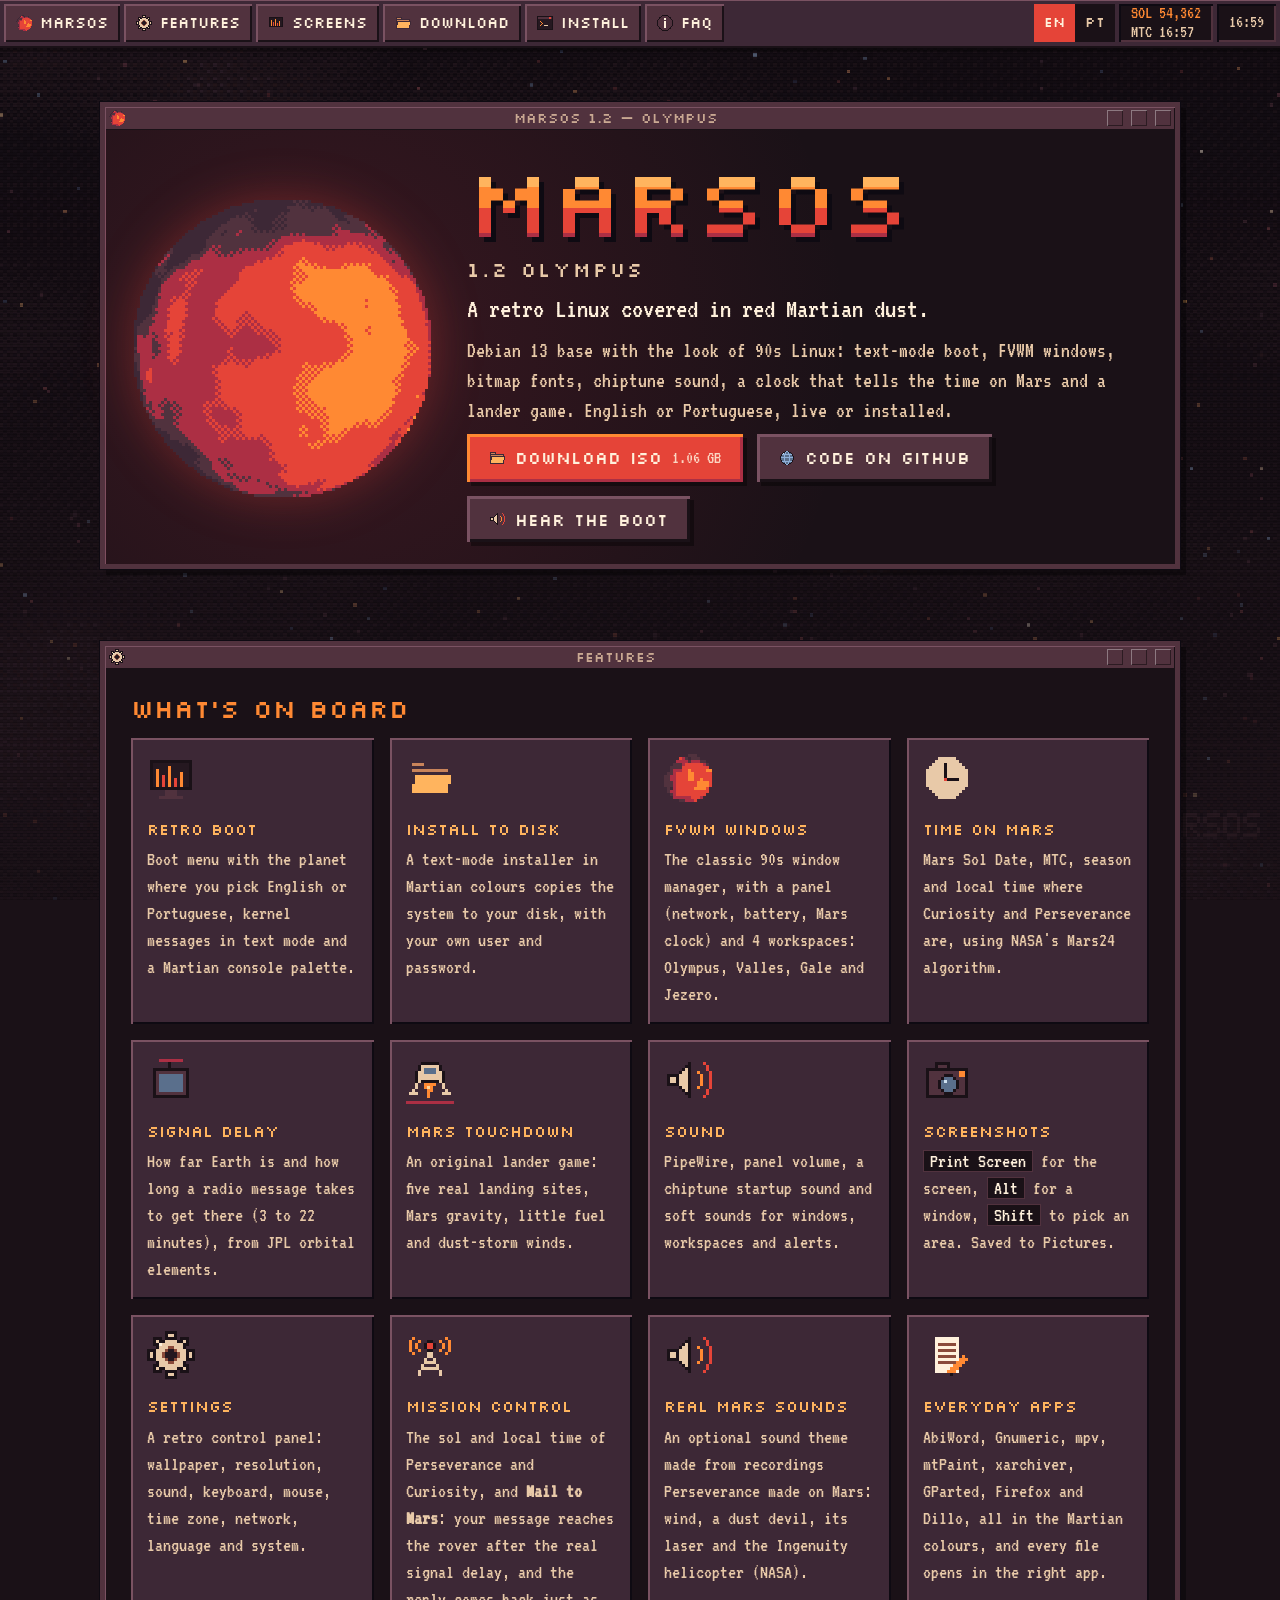
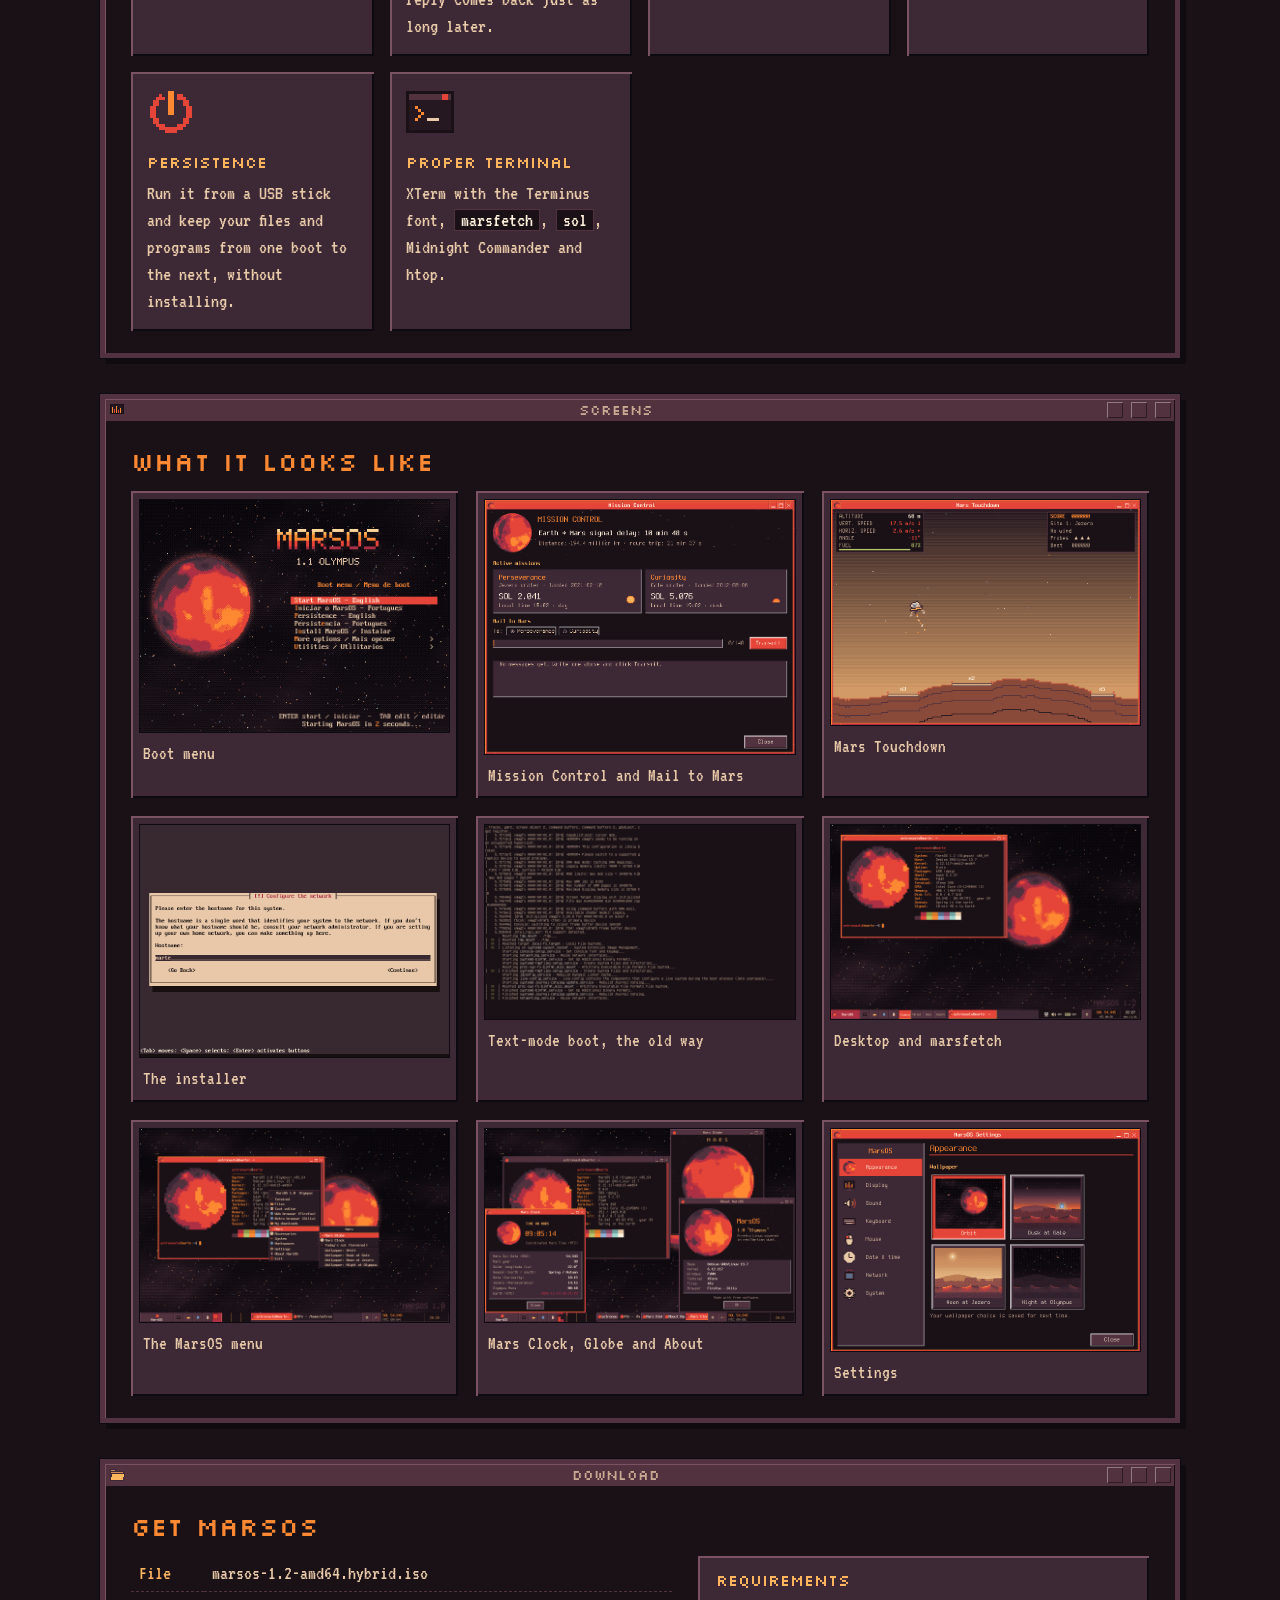
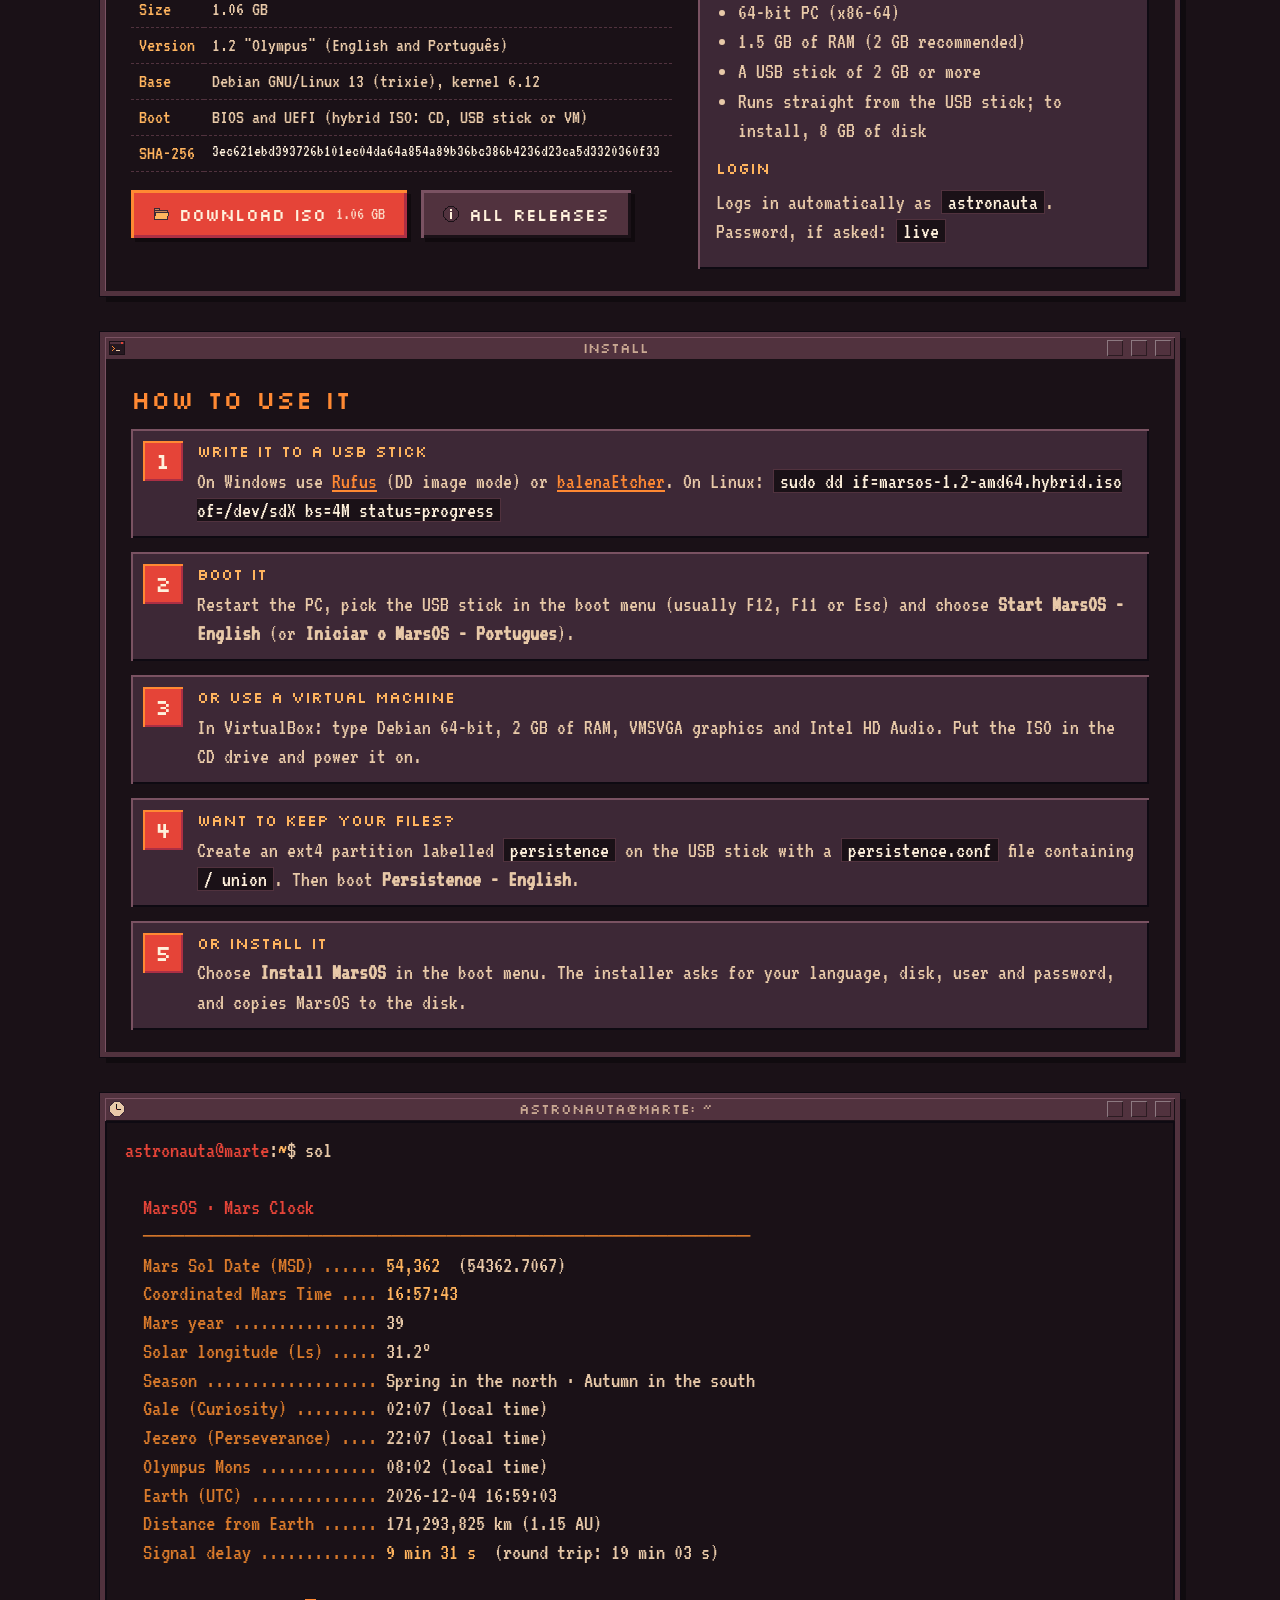
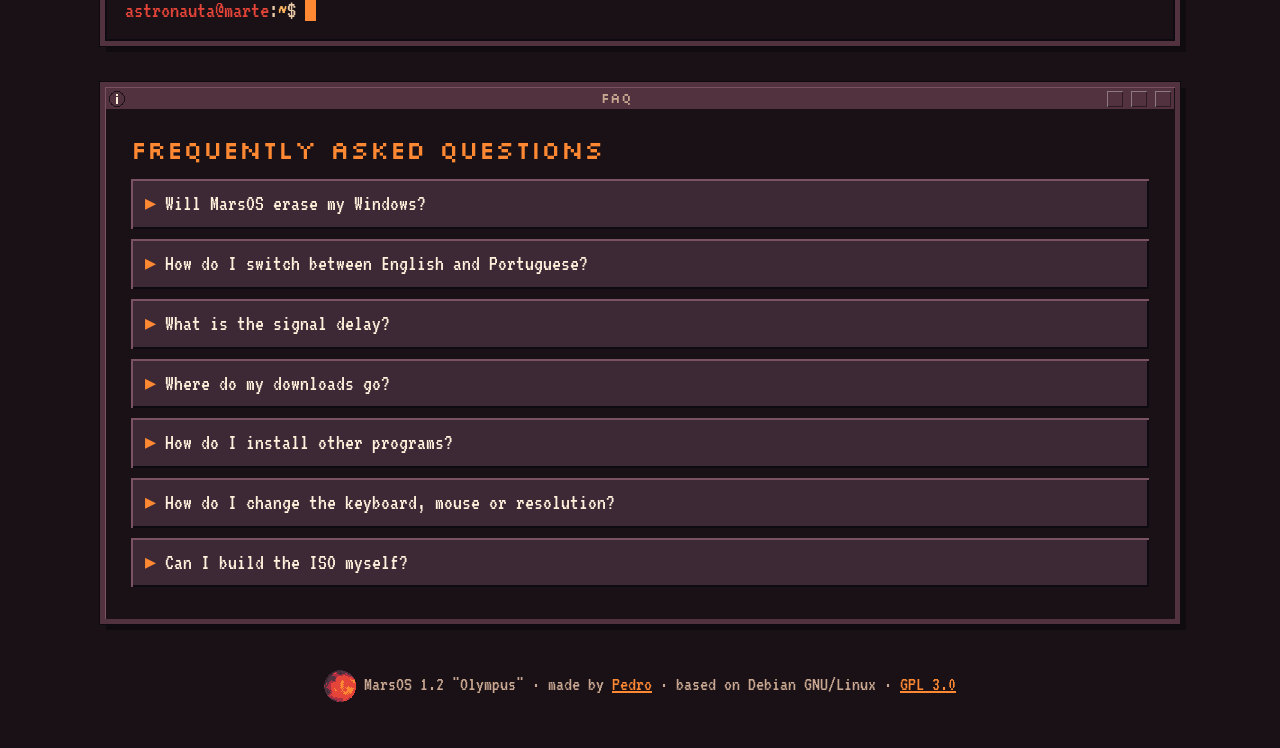
<file: docs/index.html>
<!DOCTYPE html>
<html lang="en">
<head>
<meta charset="utf-8">
<meta name="viewport" content="width=device-width, initial-scale=1">
<title>MarsOS 1.2 "Olympus" — a retro Linux covered in Martian dust</title>
<meta name="description" content="MarsOS is a retro Linux based on Debian 13, with a 90s look and a full Martian aesthetic. Download the ISO, run it from a USB stick or install it.">
<meta property="og:title" content="MarsOS 1.2 &quot;Olympus&quot;">
<meta property="og:description" content="A retro Linux covered in red Martian dust. Debian 13 base, FVWM, installer, Mars clock and a lander game.">
<meta property="og:image" content="img/banner.png">
<meta name="theme-color" content="#1a1117">
<link rel="icon" type="image/png" href="img/favicon.png">
<link rel="preconnect" href="https://fonts.googleapis.com">
<link rel="preconnect" href="https://fonts.gstatic.com" crossorigin>
<link href="https://fonts.googleapis.com/css2?family=Silkscreen&family=VT323&display=swap" rel="stylesheet">
<link rel="stylesheet" href="style.css">
<link rel="alternate" hreflang="pt-BR" href="https://petermtps.github.io/MarsOS/pt/">
<link rel="alternate" hreflang="en" href="https://petermtps.github.io/MarsOS/">
</head>
<body>

<header class="painel">
  <a class="botao-painel" href="#topo"><img src="img/icons/mini-marte.png" alt="">MarsOS</a>
  <a class="botao-painel links" href="#features"><img src="img/icons/engrenagem.png" alt="">Features</a>
  <a class="botao-painel links" href="#screens"><img src="img/icons/sistema.png" alt="">Screens</a>
  <a class="botao-painel links" href="#download"><img src="img/icons/pasta.png" alt="">Download</a>
  <a class="botao-painel links" href="#install"><img src="img/icons/terminal.png" alt="">Install</a>
  <a class="botao-painel links" href="#faq"><img src="img/icons/sobre.png" alt="">FAQ</a>
  <span class="espaco"></span>
  <span class="idiomas"><b>EN</b><a href="pt/" hreflang="pt-BR" title="Versão em português">PT</a></span>
  <span class="relogio-painel" id="mini-sol" title="Time on Mars (MTC)"><b>SOL —</b><span>MTC —</span></span>
  <span class="relogio-painel" id="hora-terra" title="Time on Earth">--:--</span>
</header>

<main id="topo">

  <section class="hero">
    <div class="janela">
      <div class="titulo"><img src="img/icons/mini-marte.png" alt=""><span>MarsOS 1.2 — Olympus</span><i></i><i></i><i></i></div>
      <div class="conteudo">
        <img class="planeta" src="img/marte-girando.gif" width="300" height="300" alt="Planet Mars in pixel art, spinning">
        <div>
          <h1 class="marca">MARSOS</h1>
          <p class="versao">1.2 OLYMPUS</p>
          <p class="slogan">A retro Linux covered in red Martian dust.</p>
          <p>Debian 13 base with the look of 90s Linux: text-mode boot, FVWM windows, bitmap fonts, chiptune sound, a clock that tells the time on Mars and a lander game. English or Portuguese, live or installed.</p>
          <div class="acoes">
            <a class="btn principal" href="https://github.com/PeterMTPS/MarsOS/releases/latest/download/marsos-1.2-amd64.hybrid.iso">
              <img src="img/icons/pasta.png" alt="">Download ISO <small>1.06 GB</small></a>
            <a class="btn" href="https://github.com/PeterMTPS/MarsOS"><img src="img/icons/globo.png" alt="">Code on GitHub</a>
            <button class="btn" id="tocar-som" type="button" data-som="img/inicio.wav"><img src="img/icons/som.png" alt="">Hear the boot</button>
          </div>
        </div>
      </div>
    </div>
  </section>

  <section id="features">
    <div class="janela">
      <div class="titulo"><img src="img/icons/engrenagem.png" alt=""><span>Features</span><i></i><i></i><i></i></div>
      <div class="conteudo">
        <h2>What's on board</h2>
        <div class="grade">
          <div class="recurso"><img src="img/icons/sistema.png" alt=""><h3>Retro boot</h3><p>Boot menu with the planet where you pick English or Portuguese, kernel messages in text mode and a Martian console palette.</p></div>
          <div class="recurso"><img src="img/icons/pasta.png" alt=""><h3>Install to disk</h3><p>A text-mode installer in Martian colours copies the system to your disk, with your own user and password.</p></div>
          <div class="recurso"><img src="img/icons/mini-marte.png" alt=""><h3>FVWM windows</h3><p>The classic 90s window manager, with a panel (network, battery, Mars clock) and 4 workspaces: Olympus, Valles, Gale and Jezero.</p></div>
          <div class="recurso"><img src="img/icons/relogio.png" alt=""><h3>Time on Mars</h3><p>Mars Sol Date, MTC, season and local time where Curiosity and Perseverance are, using NASA's Mars24 algorithm.</p></div>
          <div class="recurso"><img src="img/icons/rede.png" alt=""><h3>Signal delay</h3><p>How far Earth is and how long a radio message takes to get there (3 to 22 minutes), from JPL orbital elements.</p></div>
          <div class="recurso"><img src="img/icons/jogo.png" alt=""><h3>Mars Touchdown</h3><p>An original lander game: five real landing sites, Mars gravity, little fuel and dust-storm winds.</p></div>
          <div class="recurso"><img src="img/icons/som.png" alt=""><h3>Sound</h3><p>PipeWire, panel volume, a chiptune startup sound and soft sounds for windows, workspaces and alerts.</p></div>
          <div class="recurso"><img src="img/icons/captura.png" alt=""><h3>Screenshots</h3><p><code>Print Screen</code> for the screen, <code>Alt</code> for a window, <code>Shift</code> to pick an area. Saved to Pictures.</p></div>
          <div class="recurso"><img src="img/icons/engrenagem.png" alt=""><h3>Settings</h3><p>A retro control panel: wallpaper, resolution, sound, keyboard, mouse, time zone, network, language and system.</p></div>
          <div class="recurso"><img src="img/icons/missao.png" alt=""><h3>Mission Control</h3><p>The sol and local time of Perseverance and Curiosity, and <b>Mail to Mars</b>: your message reaches the rover after the real signal delay, and the reply comes back just as long later.</p></div>
          <div class="recurso"><img src="img/icons/som.png" alt=""><h3>Real Mars sounds</h3><p>An optional sound theme made from recordings Perseverance made on Mars: wind, a dust devil, its laser and the Ingenuity helicopter (NASA).</p></div>
          <div class="recurso"><img src="img/icons/editor.png" alt=""><h3>Everyday apps</h3><p>AbiWord, Gnumeric, mpv, mtPaint, xarchiver, GParted, Firefox and Dillo, all in the Martian colours, and every file opens in the right app.</p></div>
          <div class="recurso"><img src="img/icons/desligar.png" alt=""><h3>Persistence</h3><p>Run it from a USB stick and keep your files and programs from one boot to the next, without installing.</p></div>
          <div class="recurso"><img src="img/icons/terminal.png" alt=""><h3>Proper terminal</h3><p>XTerm with the Terminus font, <code>marsfetch</code>, <code>sol</code>, Midnight Commander and htop.</p></div>
        </div>
      </div>
    </div>
  </section>

  <section id="screens">
    <div class="janela">
      <div class="titulo"><img src="img/icons/sistema.png" alt=""><span>Screens</span><i></i><i></i><i></i></div>
      <div class="conteudo">
        <h2>What it looks like</h2>
        <div class="galeria">
          <figure><a href="img/en/boot.png"><img src="img/en/boot.png" alt="Boot menu with the planet and the MARSOS logo" loading="lazy"></a><figcaption>Boot menu</figcaption></figure>
          <figure><a href="img/en/missao.png"><img src="img/en/missao.png" alt="Mission Control: active missions and Mail to Mars" loading="lazy"></a><figcaption>Mission Control and Mail to Mars</figcaption></figure>
          <figure><a href="img/en/jogo.png"><img src="img/en/jogo.png" alt="Mars Touchdown, the lander game" loading="lazy"></a><figcaption>Mars Touchdown</figcaption></figure>
          <figure><a href="img/en/instalador.png"><img src="img/en/instalador.png" alt="The text-mode installer in Martian colours" loading="lazy"></a><figcaption>The installer</figcaption></figure>
          <figure><a href="img/boot-texto.png"><img src="img/boot-texto.png" alt="Text-mode boot messages in Martian colours" loading="lazy"></a><figcaption>Text-mode boot, the old way</figcaption></figure>
          <figure><a href="img/en/desktop.png"><img src="img/en/desktop.png" alt="Desktop with marsfetch in the terminal" loading="lazy"></a><figcaption>Desktop and marsfetch</figcaption></figure>
          <figure><a href="img/en/menu.png"><img src="img/en/menu.png" alt="The MarsOS menu" loading="lazy"></a><figcaption>The MarsOS menu</figcaption></figure>
          <figure><a href="img/en/apps.png"><img src="img/en/apps.png" alt="Mars Clock, Mars Globe and About window" loading="lazy"></a><figcaption>Mars Clock, Globe and About</figcaption></figure>
          <figure><a href="img/en/config.png"><img src="img/en/config.png" alt="Settings window" loading="lazy"></a><figcaption>Settings</figcaption></figure>
        </div>
      </div>
    </div>
  </section>

  <section id="download">
    <div class="janela">
      <div class="titulo"><img src="img/icons/pasta.png" alt=""><span>Download</span><i></i><i></i><i></i></div>
      <div class="conteudo">
        <h2>Get MarsOS</h2>
        <div class="download">
          <div>
            <table class="ficha">
              <tr><td>File</td><td>marsos-1.2-amd64.hybrid.iso</td></tr>
              <tr><td>Size</td><td>1.06 GB</td></tr>
              <tr><td>Version</td><td>1.2 "Olympus" (English and Português)</td></tr>
              <tr><td>Base</td><td>Debian GNU/Linux 13 (trixie), kernel 6.12</td></tr>
              <tr><td>Boot</td><td>BIOS and UEFI (hybrid ISO: CD, USB stick or VM)</td></tr>
              <tr><td>SHA-256</td><td class="hash">3ec621ebd393726b101ec04da64a854a89b36bc386b4236d23ca5d3320360f33</td></tr>
            </table>
            <p class="acoes" style="margin-top:18px">
              <a class="btn principal" href="https://github.com/PeterMTPS/MarsOS/releases/latest/download/marsos-1.2-amd64.hybrid.iso">
                <img src="img/icons/pasta.png" alt="">Download ISO <small>1.06 GB</small></a>
              <a class="btn" href="https://github.com/PeterMTPS/MarsOS/releases"><img src="img/icons/sobre.png" alt="">All releases</a>
            </p>
          </div>
          <div class="requisitos">
            <h3>Requirements</h3>
            <ul>
              <li>64-bit PC (x86-64)</li>
              <li>1.5 GB of RAM (2 GB recommended)</li>
              <li>A USB stick of 2 GB or more</li>
              <li>Runs straight from the USB stick; to install, 8 GB of disk</li>
            </ul>
            <h3 style="margin-top:12px">Login</h3>
            <p>Logs in automatically as <code>astronauta</code>.<br>Password, if asked: <code>live</code></p>
          </div>
        </div>
      </div>
    </div>
  </section>

  <section id="install">
    <div class="janela">
      <div class="titulo"><img src="img/icons/terminal.png" alt=""><span>Install</span><i></i><i></i><i></i></div>
      <div class="conteudo">
        <h2>How to use it</h2>
        <ol class="passos">
          <li><h3>Write it to a USB stick</h3>On Windows use <a href="https://rufus.ie">Rufus</a> (DD image mode) or <a href="https://etcher.balena.io">balenaEtcher</a>. On Linux: <code>sudo dd if=marsos-1.2-amd64.hybrid.iso of=/dev/sdX bs=4M status=progress</code></li>
          <li><h3>Boot it</h3>Restart the PC, pick the USB stick in the boot menu (usually F12, F11 or Esc) and choose <b>Start MarsOS - English</b> (or <b>Iniciar o MarsOS - Portugues</b>).</li>
          <li><h3>Or use a virtual machine</h3>In VirtualBox: type Debian 64-bit, 2 GB of RAM, VMSVGA graphics and Intel HD Audio. Put the ISO in the CD drive and power it on.</li>
          <li><h3>Want to keep your files?</h3>Create an ext4 partition labelled <code>persistence</code> on the USB stick with a <code>persistence.conf</code> file containing <code>/ union</code>. Then boot <b>Persistence - English</b>.</li>
          <li><h3>Or install it</h3>Choose <b>Install MarsOS</b> in the boot menu. The installer asks for your language, disk, user and password, and copies MarsOS to the disk.</li>
        </ol>
      </div>
    </div>
  </section>

  <section id="relogio">
    <div class="janela">
      <div class="titulo"><img src="img/icons/relogio.png" alt=""><span>astronauta@marte: ~</span><i></i><i></i><i></i></div>
      <pre class="terminal" id="terminal-sol" aria-live="off">astronauta@marte:~$ sol</pre>
    </div>
  </section>

  <section id="faq">
    <div class="janela">
      <div class="titulo"><img src="img/icons/sobre.png" alt=""><span>FAQ</span><i></i><i></i><i></i></div>
      <div class="conteudo">
        <h2>Frequently asked questions</h2>
        <details><summary>Will MarsOS erase my Windows?</summary><div>Not in live mode: it runs straight from the USB stick and doesn't touch your disk. Only the installer writes to the disk, and it asks first: read its partitioning screen carefully.</div></details>
        <details><summary>How do I switch between English and Portuguese?</summary><div>Pick the language in the boot menu. Once running, Settings → System → Language switches it and restarts the session.</div></details>
        <details><summary>What is the signal delay?</summary><div>Radio waves travel at the speed of light, and Earth and Mars are 55 to 400 million km apart, so a message to a rover takes 3 to 22 minutes each way. Type <code>sol</code> in the terminal to see today's delay.</div></details>
        <details><summary>Where do my downloads go?</summary><div>To the <code>Downloads</code> folder (menu → My downloads). In normal mode everything is gone at shutdown; to keep things, use persistence mode.</div></details>
        <details><summary>How do I install other programs?</summary><div>Open a terminal and run <code>sudo apt update</code>, then <code>sudo apt install program-name</code>. With persistence, the program is still there after a reboot.</div></details>
        <details><summary>How do I change the keyboard, mouse or resolution?</summary><div>Click the gear in the panel (Settings). Everything is saved for next time.</div></details>
        <details><summary>Can I build the ISO myself?</summary><div>Yes. The code is on <a href="https://github.com/PeterMTPS/MarsOS">GitHub</a>: on a Debian 13 machine just run <code>sudo ./build.sh</code>. GitHub Actions also builds it automatically, and there are Windows scripts that do everything using VirtualBox.</div></details>
      </div>
    </div>
  </section>

</main>

<footer>
  <img src="img/marte.png" alt="">
  MarsOS 1.2 "Olympus" · made by <a href="https://github.com/PeterMTPS">Pedro</a> · based on Debian GNU/Linux · <a href="https://github.com/PeterMTPS/MarsOS/blob/main/LICENSE">GPL 3.0</a>
</footer>

<script src="marte.js"></script>
</body>
</html>
</file>
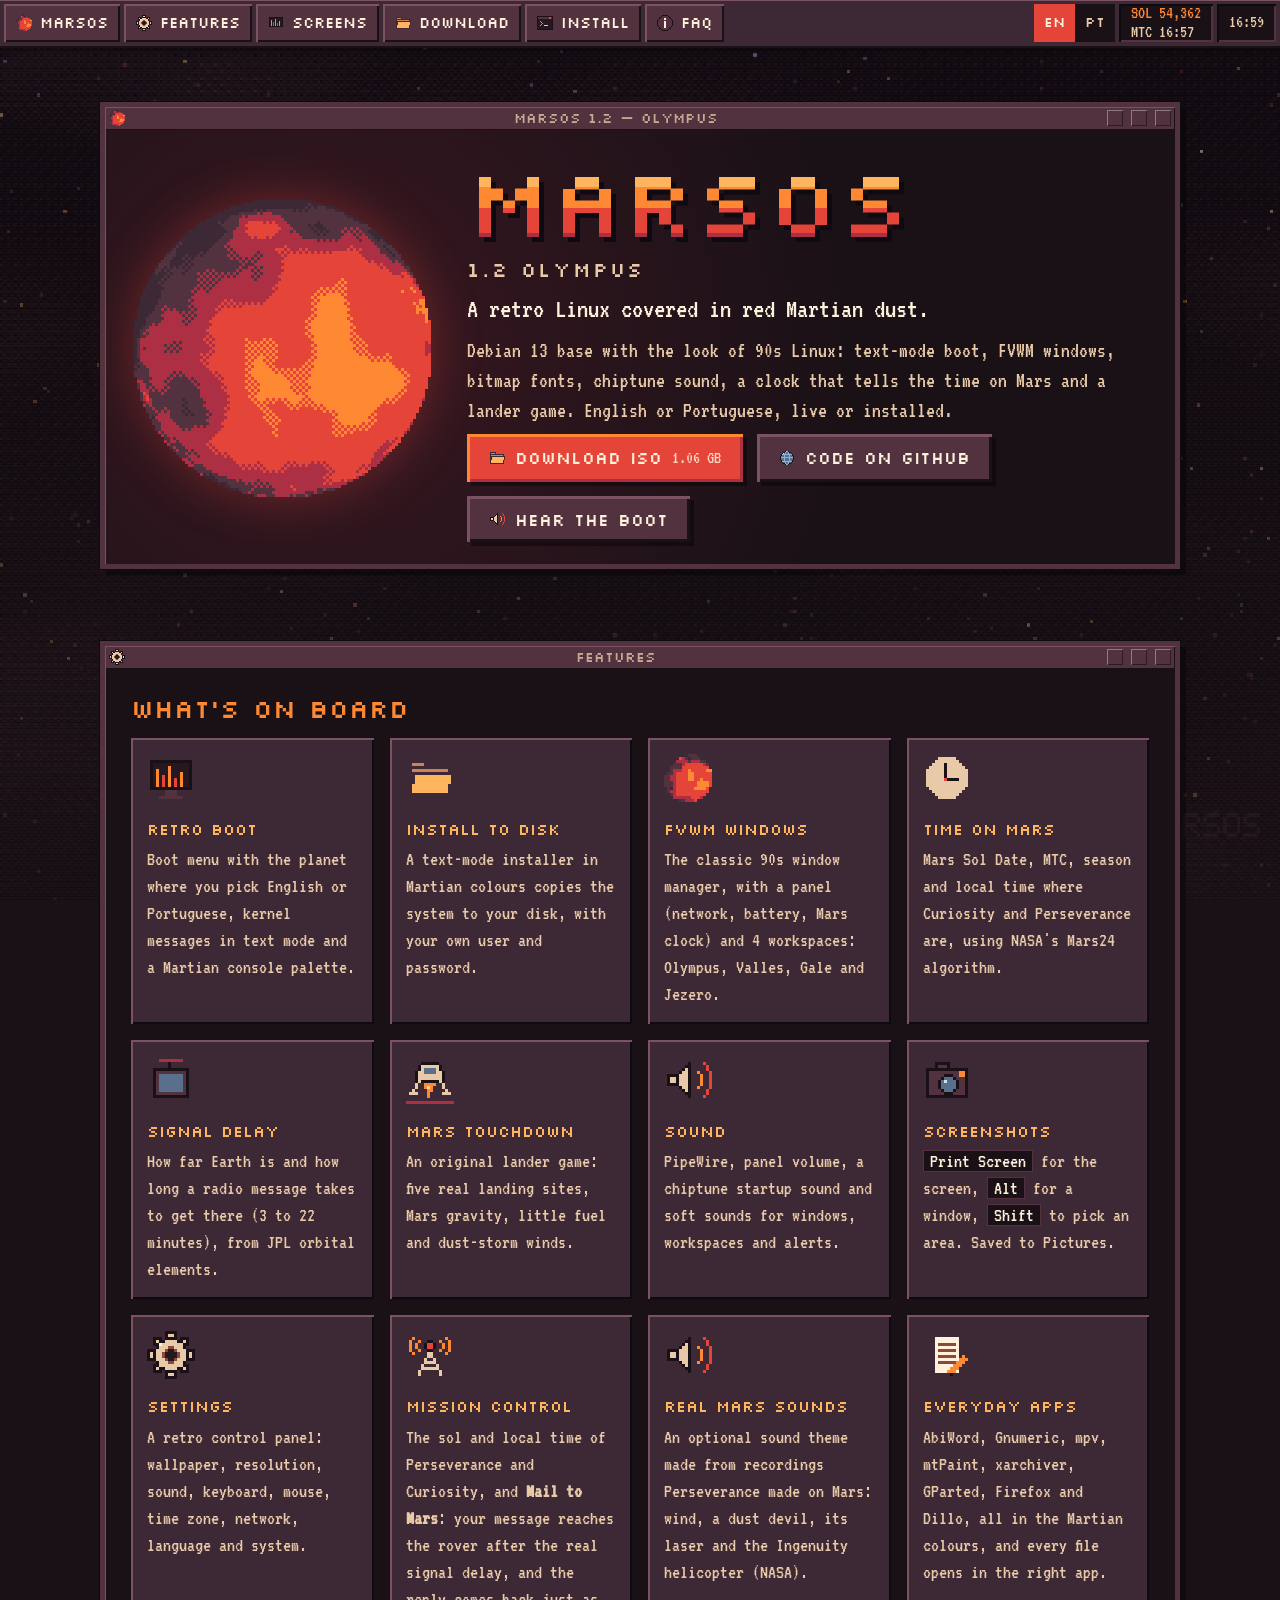
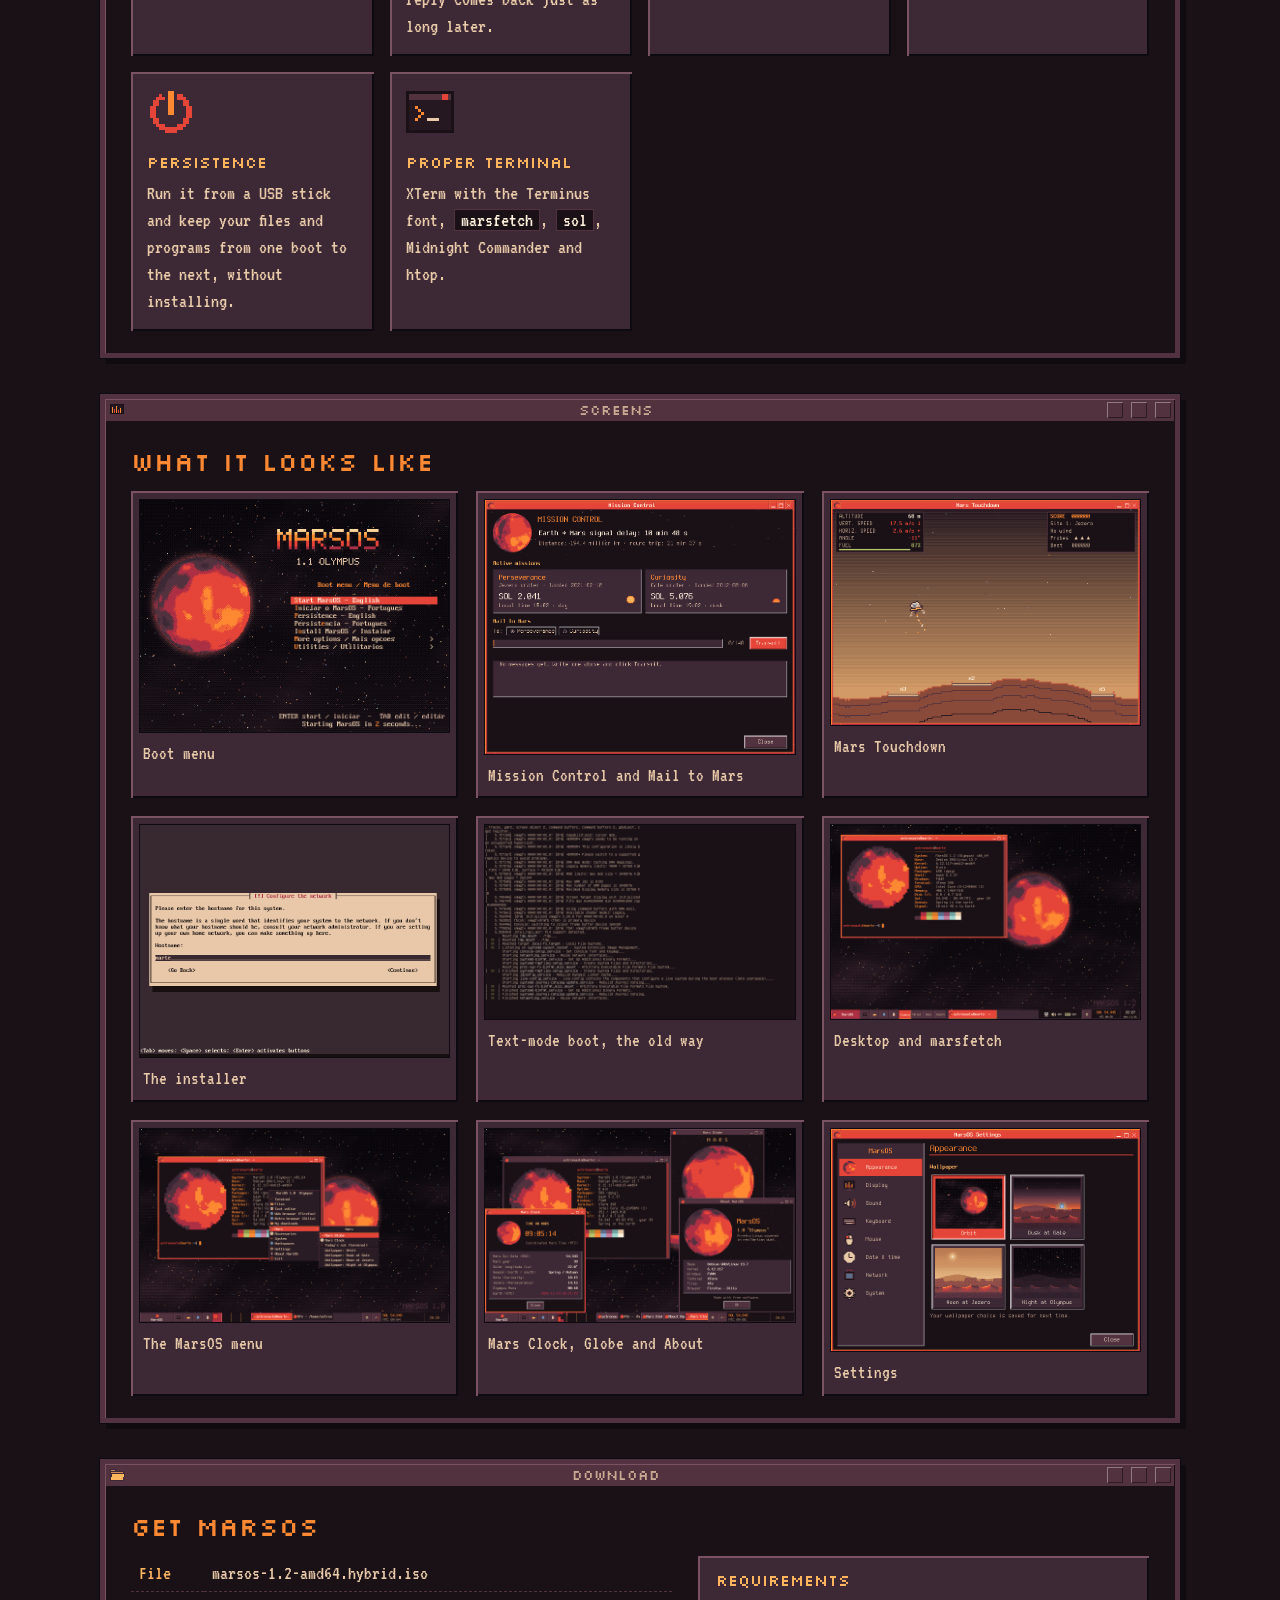
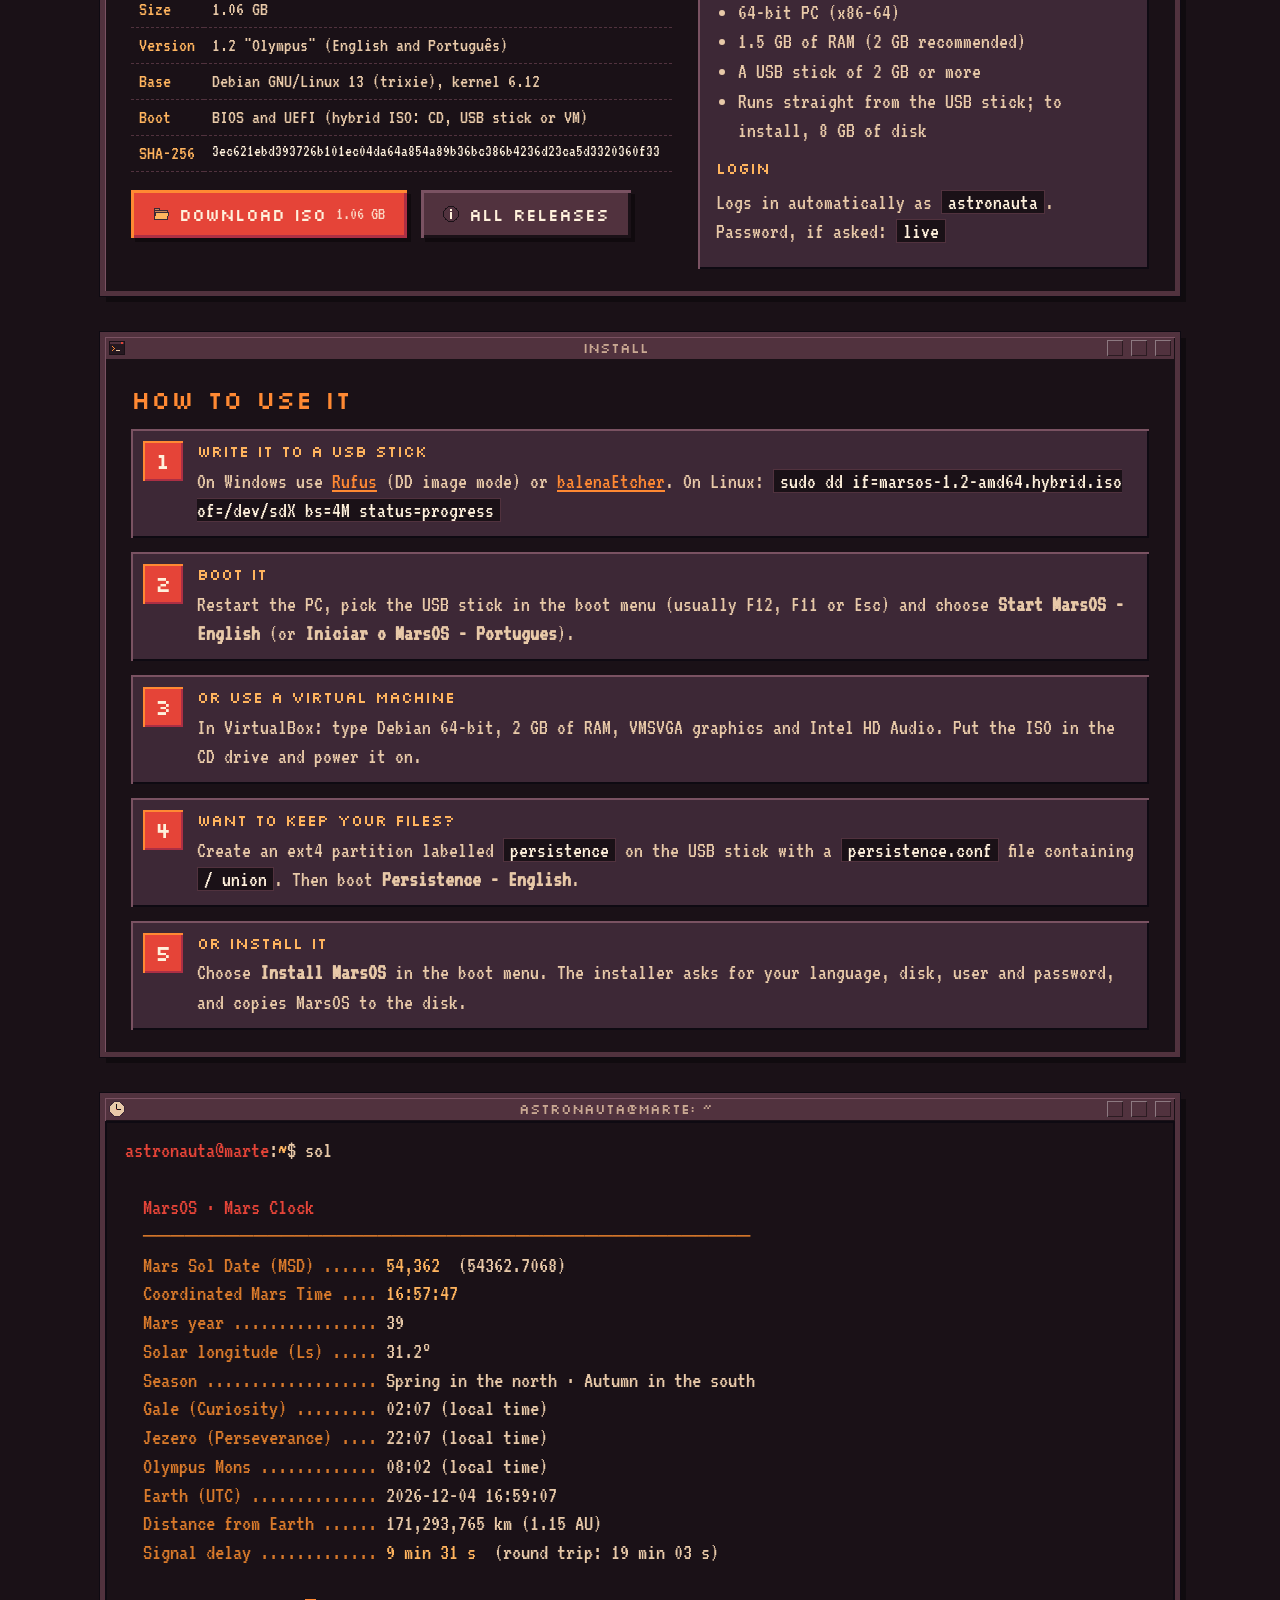
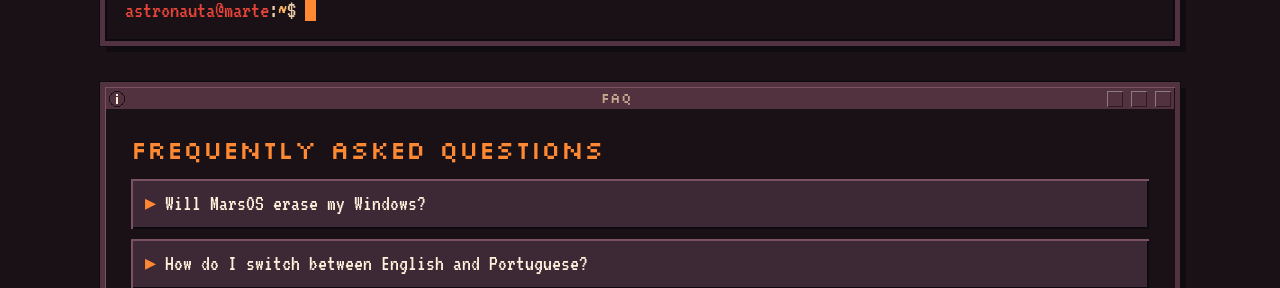
<file: docs/en/index.html>
<!DOCTYPE html>
<html lang="en">
<head>
<meta charset="utf-8">
<title>MarsOS</title>
<meta http-equiv="refresh" content="0; url=../">
<link rel="canonical" href="https://petermtps.github.io/MarsOS/">
</head>
<body>
<p>MarsOS moved to the <a href="../">main page</a>.</p>
</body>
</html>
</file>
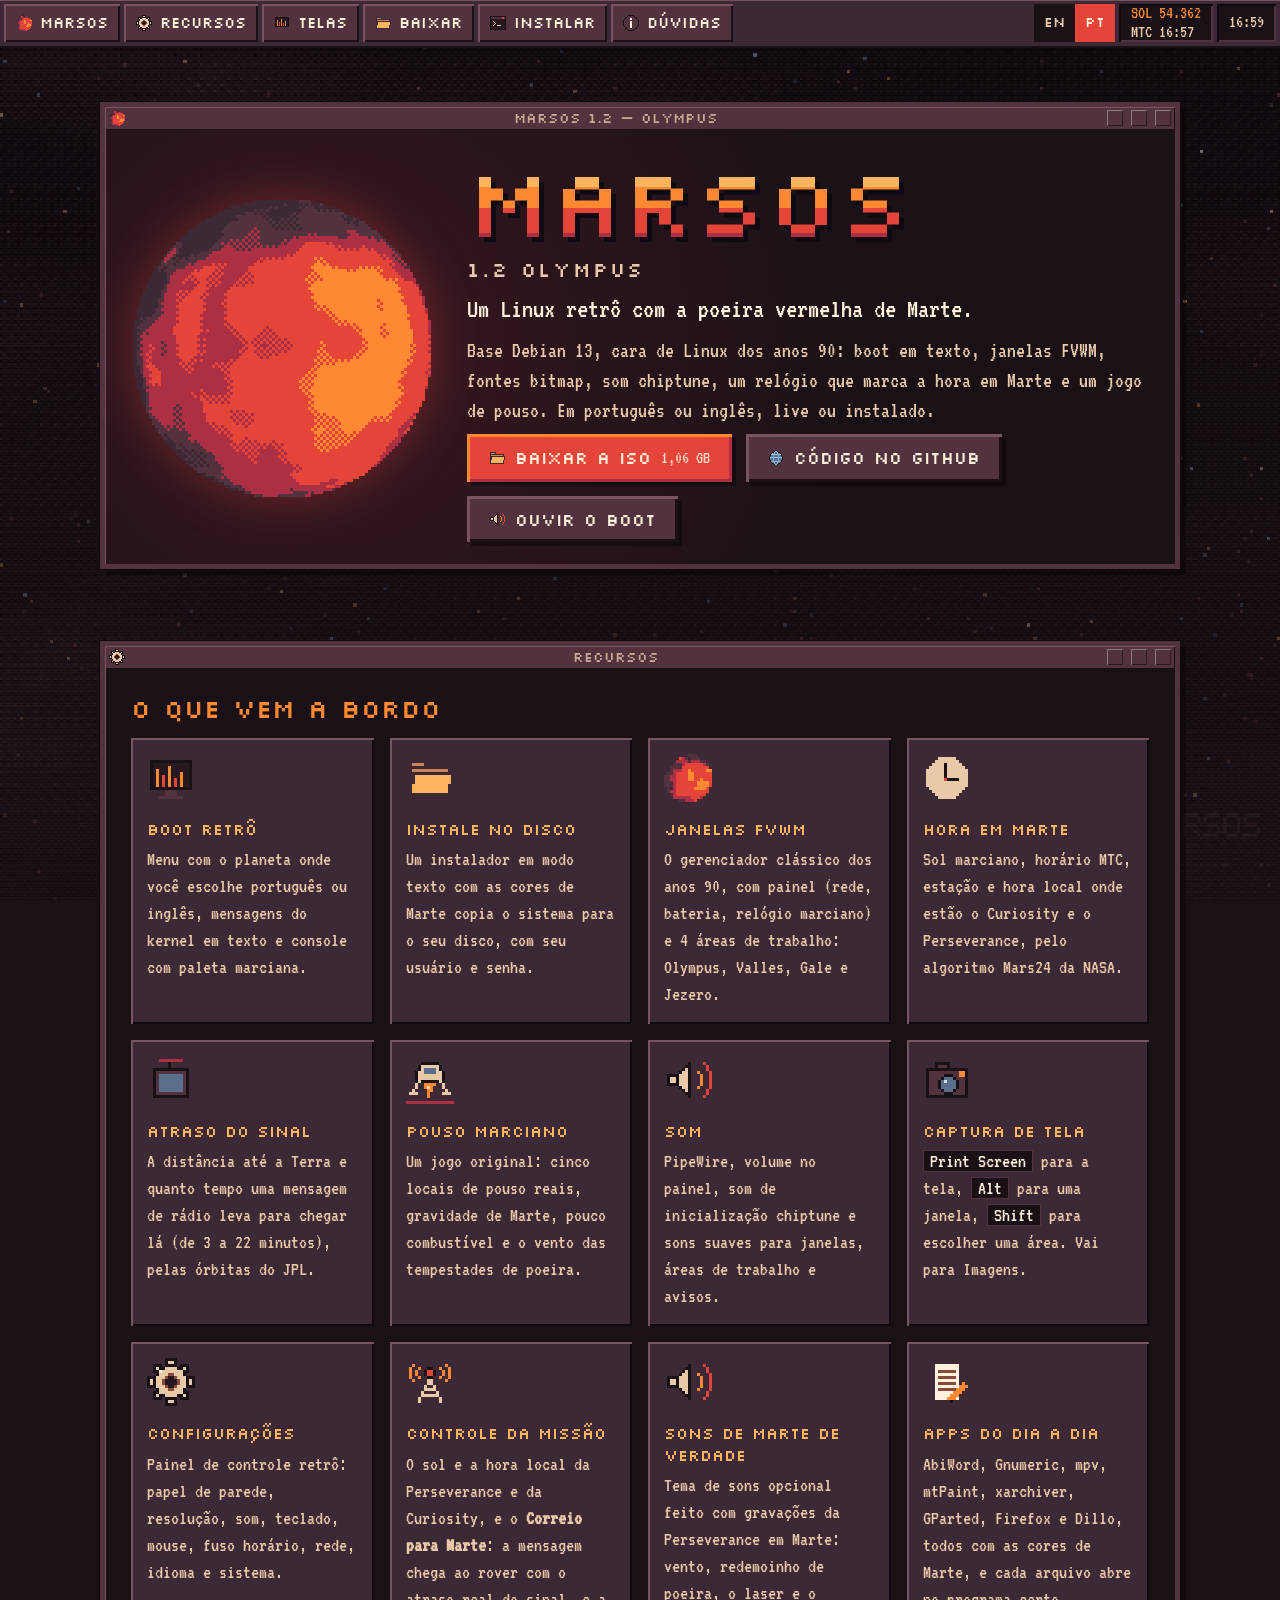
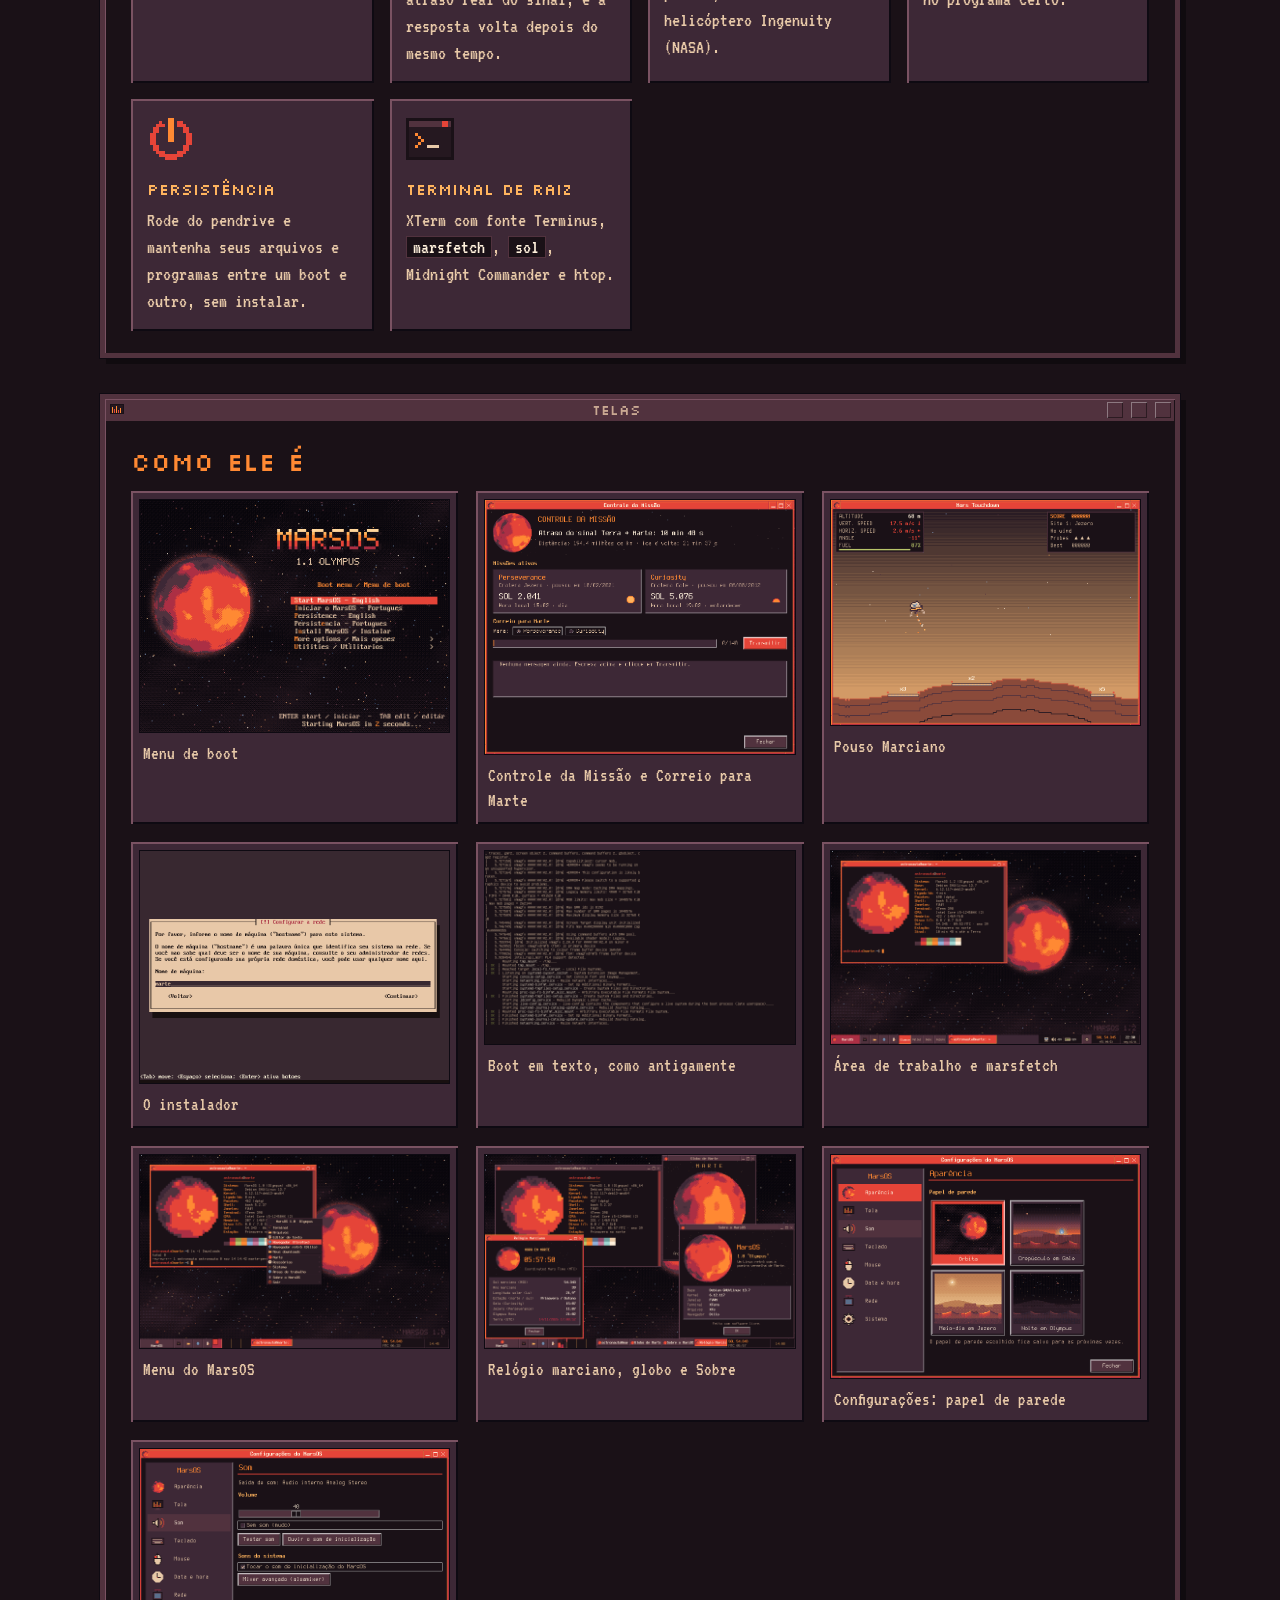
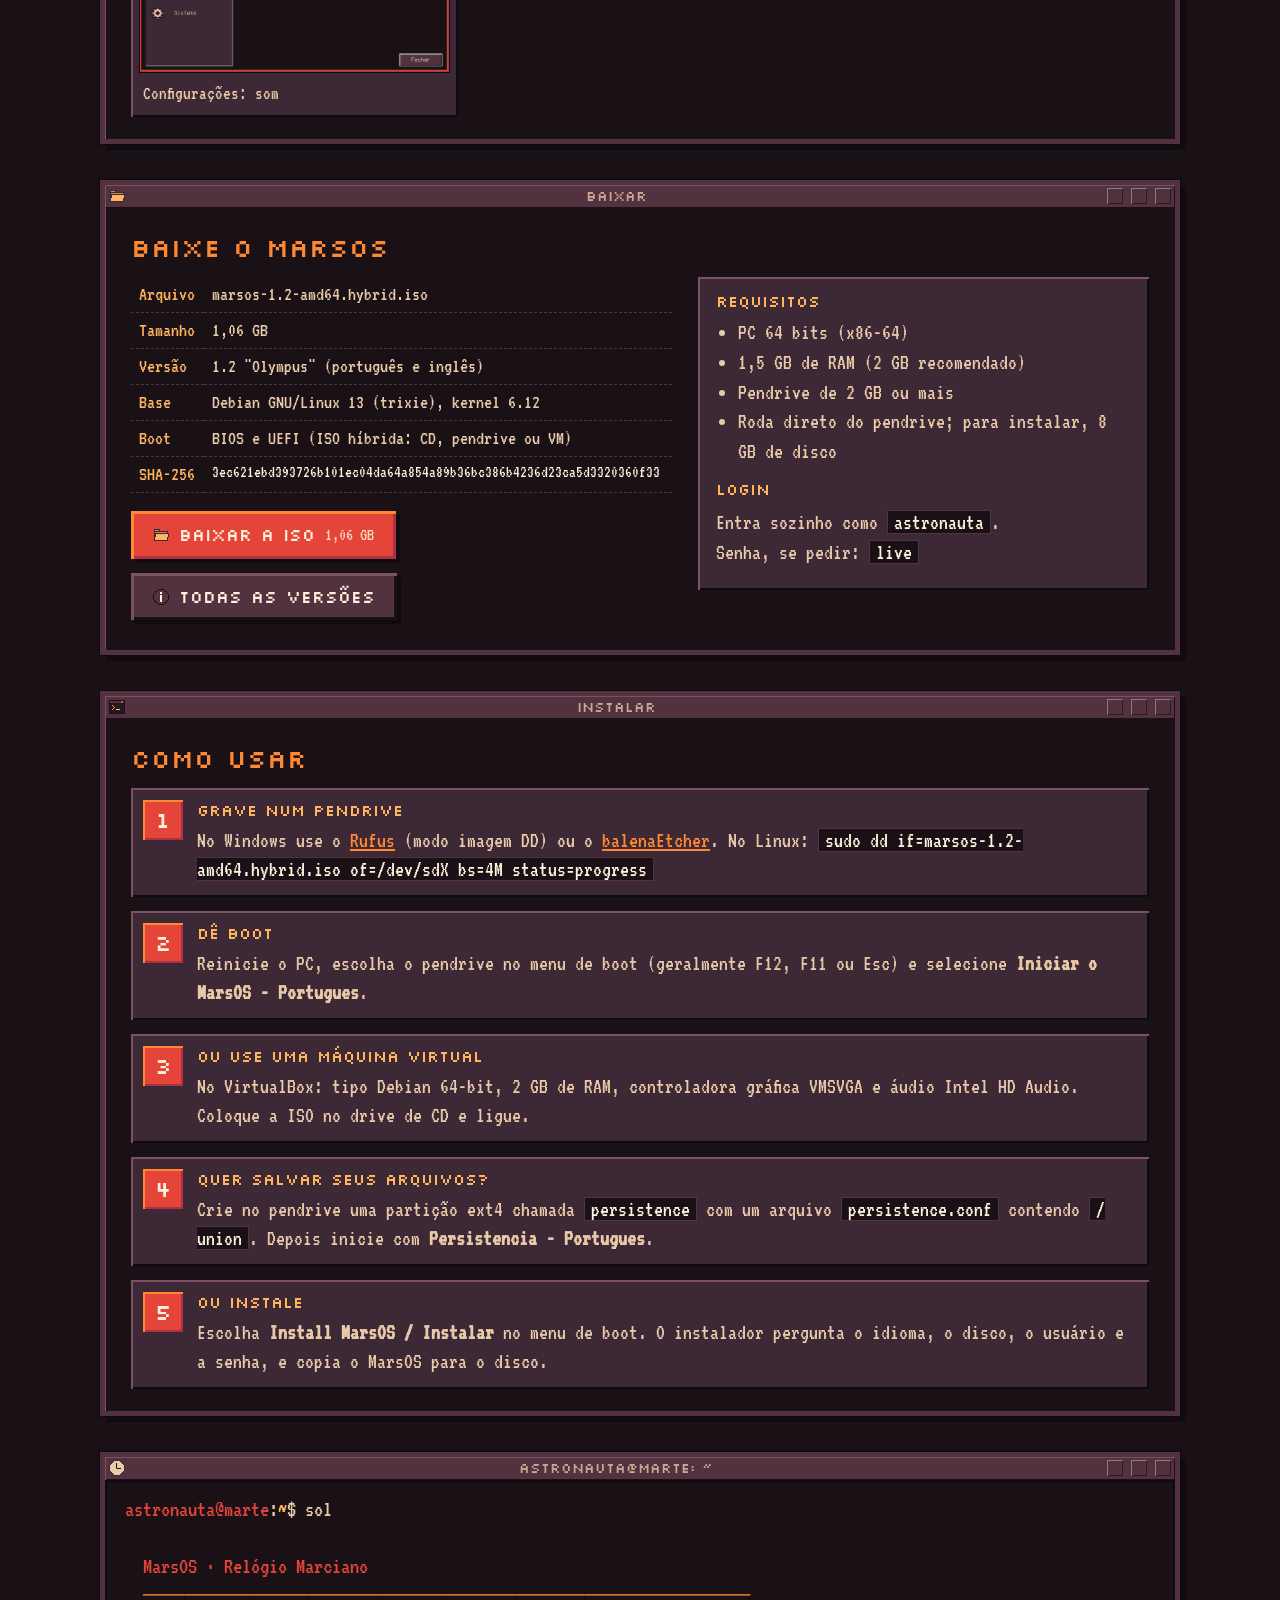
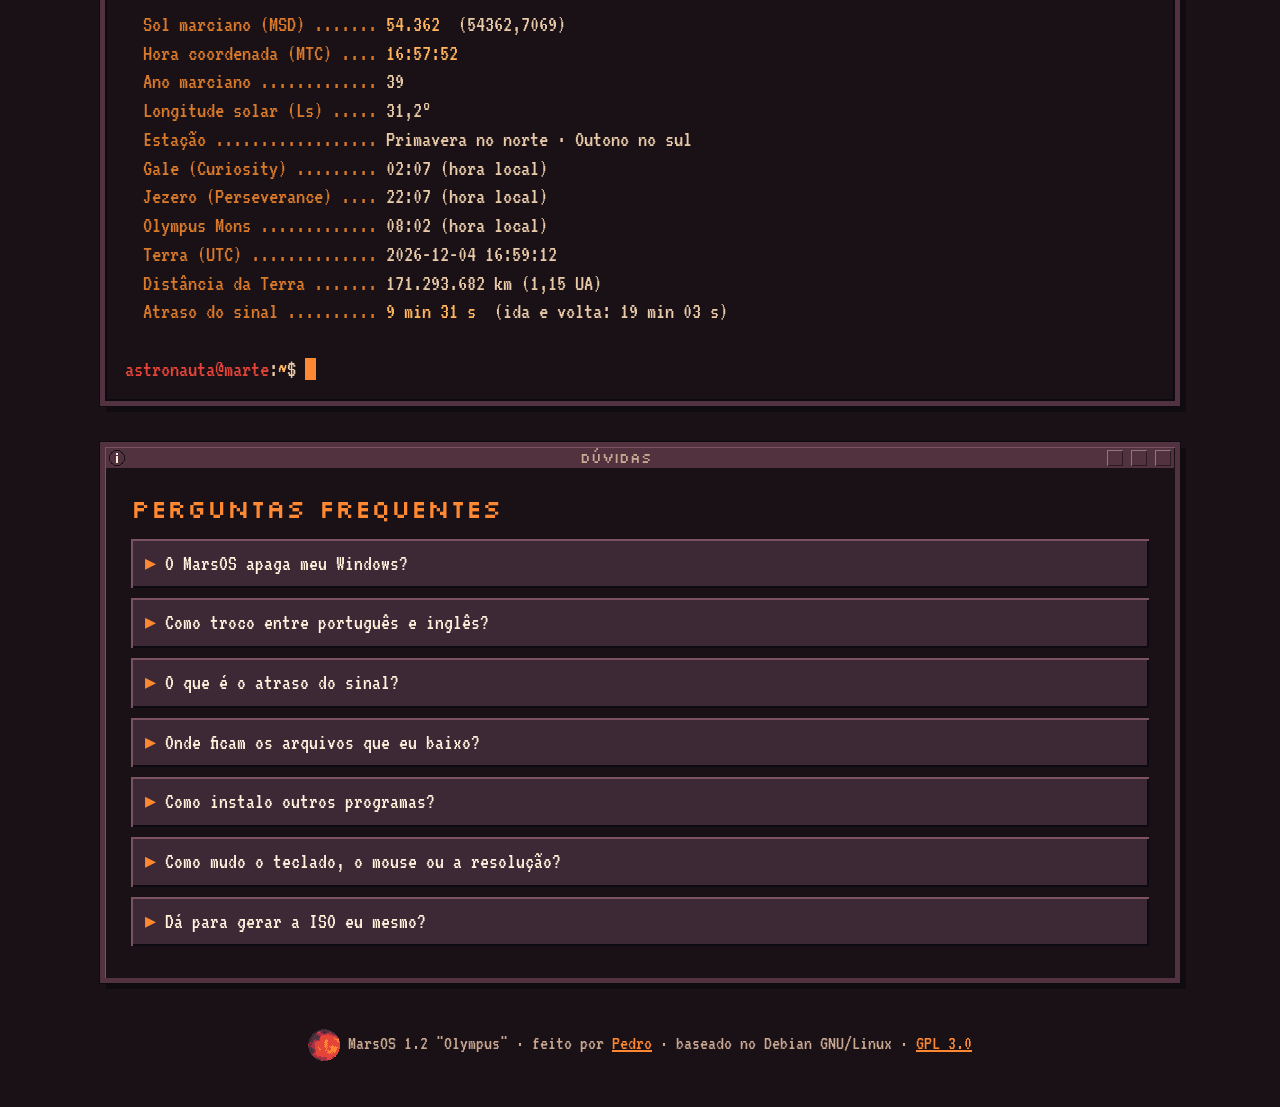
<file: docs/pt/index.html>
<!DOCTYPE html>
<html lang="pt-BR">
<head>
<meta charset="utf-8">
<meta name="viewport" content="width=device-width, initial-scale=1">
<title>MarsOS 1.2 "Olympus" — um Linux retrô com a poeira de Marte</title>
<meta name="description" content="MarsOS é um Linux retrô baseado no Debian 13, com visual dos anos 90 e toda a estética de Marte. Baixe a ISO e rode num pendrive ou numa máquina virtual.">
<meta property="og:title" content="MarsOS 1.2 &quot;Olympus&quot;">
<meta property="og:description" content="Um Linux retrô com a poeira vermelha de Marte. Base Debian 13, FVWM, som, relógio marciano.">
<meta property="og:image" content="../img/banner.png">
<meta name="theme-color" content="#1a1117">
<link rel="icon" type="image/png" href="../img/favicon.png">
<link rel="preconnect" href="https://fonts.googleapis.com">
<link rel="preconnect" href="https://fonts.gstatic.com" crossorigin>
<link href="https://fonts.googleapis.com/css2?family=Silkscreen&family=VT323&display=swap" rel="stylesheet">
<link rel="stylesheet" href="../style.css">
<link rel="alternate" hreflang="pt-BR" href="https://petermtps.github.io/MarsOS/pt/">
<link rel="alternate" hreflang="en" href="https://petermtps.github.io/MarsOS/">
</head>
<body>

<header class="painel">
  <a class="botao-painel" href="#topo"><img src="../img/icons/mini-marte.png" alt="">MarsOS</a>
  <a class="botao-painel links" href="#recursos"><img src="../img/icons/engrenagem.png" alt="">Recursos</a>
  <a class="botao-painel links" href="#telas"><img src="../img/icons/sistema.png" alt="">Telas</a>
  <a class="botao-painel links" href="#baixar"><img src="../img/icons/pasta.png" alt="">Baixar</a>
  <a class="botao-painel links" href="#instalar"><img src="../img/icons/terminal.png" alt="">Instalar</a>
  <a class="botao-painel links" href="#faq"><img src="../img/icons/sobre.png" alt="">Dúvidas</a>
  <span class="espaco"></span>
  <span class="idiomas"><a href="../" hreflang="en" title="English version">EN</a><b>PT</b></span>
  <span class="relogio-painel" id="mini-sol" title="Hora em Marte (MTC)"><b>SOL —</b><span>MTC —</span></span>
  <span class="relogio-painel" id="hora-terra" title="Hora na Terra">--:--</span>
</header>

<main id="topo">

  <section class="hero">
    <div class="janela">
      <div class="titulo"><img src="../img/icons/mini-marte.png" alt=""><span>MarsOS 1.2 — Olympus</span><i></i><i></i><i></i></div>
      <div class="conteudo">
        <img class="planeta" src="../img/marte-girando.gif" width="300" height="300" alt="O planeta Marte em pixel art, girando">
        <div>
          <h1 class="marca">MARSOS</h1>
          <p class="versao">1.2 OLYMPUS</p>
          <p class="slogan">Um Linux retrô com a poeira vermelha de Marte.</p>
          <p>Base Debian 13, cara de Linux dos anos 90: boot em texto, janelas FVWM, fontes bitmap, som chiptune, um relógio que marca a hora em Marte e um jogo de pouso. Em português ou inglês, live ou instalado.</p>
          <div class="acoes">
            <a class="btn principal" href="https://github.com/PeterMTPS/MarsOS/releases/latest/download/marsos-1.2-amd64.hybrid.iso">
              <img src="../img/icons/pasta.png" alt="">Baixar a ISO <small>1,06 GB</small></a>
            <a class="btn" href="https://github.com/PeterMTPS/MarsOS"><img src="../img/icons/globo.png" alt="">Código no GitHub</a>
            <button class="btn" id="tocar-som" type="button" data-som="../img/inicio.wav"><img src="../img/icons/som.png" alt="">Ouvir o boot</button>
          </div>
        </div>
      </div>
    </div>
  </section>

  <section id="recursos">
    <div class="janela">
      <div class="titulo"><img src="../img/icons/engrenagem.png" alt=""><span>Recursos</span><i></i><i></i><i></i></div>
      <div class="conteudo">
        <h2>O que vem a bordo</h2>
        <div class="grade">
          <div class="recurso"><img src="../img/icons/sistema.png" alt=""><h3>Boot retrô</h3><p>Menu com o planeta onde você escolhe português ou inglês, mensagens do kernel em texto e console com paleta marciana.</p></div>
          <div class="recurso"><img src="../img/icons/pasta.png" alt=""><h3>Instale no disco</h3><p>Um instalador em modo texto com as cores de Marte copia o sistema para o seu disco, com seu usuário e senha.</p></div>
          <div class="recurso"><img src="../img/icons/mini-marte.png" alt=""><h3>Janelas FVWM</h3><p>O gerenciador clássico dos anos 90, com painel (rede, bateria, relógio marciano) e 4 áreas de trabalho: Olympus, Valles, Gale e Jezero.</p></div>
          <div class="recurso"><img src="../img/icons/relogio.png" alt=""><h3>Hora em Marte</h3><p>Sol marciano, horário MTC, estação e hora local onde estão o Curiosity e o Perseverance, pelo algoritmo Mars24 da NASA.</p></div>
          <div class="recurso"><img src="../img/icons/rede.png" alt=""><h3>Atraso do sinal</h3><p>A distância até a Terra e quanto tempo uma mensagem de rádio leva para chegar lá (de 3 a 22 minutos), pelas órbitas do JPL.</p></div>
          <div class="recurso"><img src="../img/icons/jogo.png" alt=""><h3>Pouso Marciano</h3><p>Um jogo original: cinco locais de pouso reais, gravidade de Marte, pouco combustível e o vento das tempestades de poeira.</p></div>
          <div class="recurso"><img src="../img/icons/som.png" alt=""><h3>Som</h3><p>PipeWire, volume no painel, som de inicialização chiptune e sons suaves para janelas, áreas de trabalho e avisos.</p></div>
          <div class="recurso"><img src="../img/icons/captura.png" alt=""><h3>Captura de tela</h3><p><code>Print Screen</code> para a tela, <code>Alt</code> para uma janela, <code>Shift</code> para escolher uma área. Vai para Imagens.</p></div>
          <div class="recurso"><img src="../img/icons/engrenagem.png" alt=""><h3>Configurações</h3><p>Painel de controle retrô: papel de parede, resolução, som, teclado, mouse, fuso horário, rede, idioma e sistema.</p></div>
          <div class="recurso"><img src="../img/icons/missao.png" alt=""><h3>Controle da Missão</h3><p>O sol e a hora local da Perseverance e da Curiosity, e o <b>Correio para Marte</b>: a mensagem chega ao rover com o atraso real do sinal, e a resposta volta depois do mesmo tempo.</p></div>
          <div class="recurso"><img src="../img/icons/som.png" alt=""><h3>Sons de Marte de verdade</h3><p>Tema de sons opcional feito com gravações da Perseverance em Marte: vento, redemoinho de poeira, o laser e o helicóptero Ingenuity (NASA).</p></div>
          <div class="recurso"><img src="../img/icons/editor.png" alt=""><h3>Apps do dia a dia</h3><p>AbiWord, Gnumeric, mpv, mtPaint, xarchiver, GParted, Firefox e Dillo, todos com as cores de Marte, e cada arquivo abre no programa certo.</p></div>
          <div class="recurso"><img src="../img/icons/desligar.png" alt=""><h3>Persistência</h3><p>Rode do pendrive e mantenha seus arquivos e programas entre um boot e outro, sem instalar.</p></div>
          <div class="recurso"><img src="../img/icons/terminal.png" alt=""><h3>Terminal de raiz</h3><p>XTerm com fonte Terminus, <code>marsfetch</code>, <code>sol</code>, Midnight Commander e htop.</p></div>
        </div>
      </div>
    </div>
  </section>

  <section id="telas">
    <div class="janela">
      <div class="titulo"><img src="../img/icons/sistema.png" alt=""><span>Telas</span><i></i><i></i><i></i></div>
      <div class="conteudo">
        <h2>Como ele é</h2>
        <div class="galeria">
          <figure><a href="../img/boot.png"><img src="../img/boot.png" alt="Menu de boot com o planeta e o letreiro MARSOS" loading="lazy"></a><figcaption>Menu de boot</figcaption></figure>
          <figure><a href="../img/missao.png"><img src="../img/missao.png" alt="Controle da Missão: missões ativas e Correio para Marte" loading="lazy"></a><figcaption>Controle da Missão e Correio para Marte</figcaption></figure>
          <figure><a href="../img/jogo.png"><img src="../img/jogo.png" alt="Pouso Marciano, o jogo da sonda" loading="lazy"></a><figcaption>Pouso Marciano</figcaption></figure>
          <figure><a href="../img/instalador.png"><img src="../img/instalador.png" alt="O instalador em modo texto com as cores de Marte" loading="lazy"></a><figcaption>O instalador</figcaption></figure>
          <figure><a href="../img/boot-texto.png"><img src="../img/boot-texto.png" alt="Mensagens de boot em texto, com cores marcianas" loading="lazy"></a><figcaption>Boot em texto, como antigamente</figcaption></figure>
          <figure><a href="../img/desktop.png"><img src="../img/desktop.png" alt="Área de trabalho com o marsfetch no terminal" loading="lazy"></a><figcaption>Área de trabalho e marsfetch</figcaption></figure>
          <figure><a href="../img/menu.png"><img src="../img/menu.png" alt="Menu do MarsOS aberto" loading="lazy"></a><figcaption>Menu do MarsOS</figcaption></figure>
          <figure><a href="../img/apps.png"><img src="../img/apps.png" alt="Relógio marciano, globo de Marte e janela Sobre" loading="lazy"></a><figcaption>Relógio marciano, globo e Sobre</figcaption></figure>
          <figure><a href="../img/config-aparencia.png"><img src="../img/config-aparencia.png" alt="Configurações, página Aparência" loading="lazy"></a><figcaption>Configurações: papel de parede</figcaption></figure>
          <figure><a href="../img/config-som.png"><img src="../img/config-som.png" alt="Configurações, página Som" loading="lazy"></a><figcaption>Configurações: som</figcaption></figure>
        </div>
      </div>
    </div>
  </section>

  <section id="baixar">
    <div class="janela">
      <div class="titulo"><img src="../img/icons/pasta.png" alt=""><span>Baixar</span><i></i><i></i><i></i></div>
      <div class="conteudo">
        <h2>Baixe o MarsOS</h2>
        <div class="download">
          <div>
            <table class="ficha">
              <tr><td>Arquivo</td><td>marsos-1.2-amd64.hybrid.iso</td></tr>
              <tr><td>Tamanho</td><td>1,06 GB</td></tr>
              <tr><td>Versão</td><td>1.2 "Olympus" (português e inglês)</td></tr>
              <tr><td>Base</td><td>Debian GNU/Linux 13 (trixie), kernel 6.12</td></tr>
              <tr><td>Boot</td><td>BIOS e UEFI (ISO híbrida: CD, pendrive ou VM)</td></tr>
              <tr><td>SHA-256</td><td class="hash">3ec621ebd393726b101ec04da64a854a89b36bc386b4236d23ca5d3320360f33</td></tr>
            </table>
            <p class="acoes" style="margin-top:18px">
              <a class="btn principal" href="https://github.com/PeterMTPS/MarsOS/releases/latest/download/marsos-1.2-amd64.hybrid.iso">
                <img src="../img/icons/pasta.png" alt="">Baixar a ISO <small>1,06 GB</small></a>
              <a class="btn" href="https://github.com/PeterMTPS/MarsOS/releases"><img src="../img/icons/sobre.png" alt="">Todas as versões</a>
            </p>
          </div>
          <div class="requisitos">
            <h3>Requisitos</h3>
            <ul>
              <li>PC 64 bits (x86-64)</li>
              <li>1,5 GB de RAM (2 GB recomendado)</li>
              <li>Pendrive de 2 GB ou mais</li>
              <li>Roda direto do pendrive; para instalar, 8 GB de disco</li>
            </ul>
            <h3 style="margin-top:12px">Login</h3>
            <p>Entra sozinho como <code>astronauta</code>.<br>Senha, se pedir: <code>live</code></p>
          </div>
        </div>
      </div>
    </div>
  </section>

  <section id="instalar">
    <div class="janela">
      <div class="titulo"><img src="../img/icons/terminal.png" alt=""><span>Instalar</span><i></i><i></i><i></i></div>
      <div class="conteudo">
        <h2>Como usar</h2>
        <ol class="passos">
          <li><h3>Grave num pendrive</h3>No Windows use o <a href="https://rufus.ie">Rufus</a> (modo imagem DD) ou o <a href="https://etcher.balena.io">balenaEtcher</a>. No Linux: <code>sudo dd if=marsos-1.2-amd64.hybrid.iso of=/dev/sdX bs=4M status=progress</code></li>
          <li><h3>Dê boot</h3>Reinicie o PC, escolha o pendrive no menu de boot (geralmente F12, F11 ou Esc) e selecione <b>Iniciar o MarsOS - Portugues</b>.</li>
          <li><h3>Ou use uma máquina virtual</h3>No VirtualBox: tipo Debian 64-bit, 2 GB de RAM, controladora gráfica VMSVGA e áudio Intel HD Audio. Coloque a ISO no drive de CD e ligue.</li>
          <li><h3>Quer salvar seus arquivos?</h3>Crie no pendrive uma partição ext4 chamada <code>persistence</code> com um arquivo <code>persistence.conf</code> contendo <code>/ union</code>. Depois inicie com <b>Persistencia - Portugues</b>.</li>
          <li><h3>Ou instale</h3>Escolha <b>Install MarsOS / Instalar</b> no menu de boot. O instalador pergunta o idioma, o disco, o usuário e a senha, e copia o MarsOS para o disco.</li>
        </ol>
      </div>
    </div>
  </section>

  <section id="relogio">
    <div class="janela">
      <div class="titulo"><img src="../img/icons/relogio.png" alt=""><span>astronauta@marte: ~</span><i></i><i></i><i></i></div>
      <pre class="terminal" id="terminal-sol" aria-live="off">astronauta@marte:~$ sol</pre>
    </div>
  </section>

  <section id="faq">
    <div class="janela">
      <div class="titulo"><img src="../img/icons/sobre.png" alt=""><span>Dúvidas</span><i></i><i></i><i></i></div>
      <div class="conteudo">
        <h2>Perguntas frequentes</h2>
        <details><summary>O MarsOS apaga meu Windows?</summary><div>No modo live, não: ele roda direto do pendrive e não mexe no seu disco. Só o instalador escreve no disco, e ele pergunta antes: leia com atenção a tela de particionamento.</div></details>
        <details><summary>Como troco entre português e inglês?</summary><div>Escolha o idioma no menu de boot. Com o sistema ligado, Configurações → Sistema → Idioma troca e reinicia a sessão.</div></details>
        <details><summary>O que é o atraso do sinal?</summary><div>As ondas de rádio viajam na velocidade da luz, e a Terra e Marte ficam de 55 a 400 milhões de km de distância. Uma mensagem para um rover leva de 3 a 22 minutos para chegar. Digite <code>sol</code> no terminal para ver o atraso de hoje.</div></details>
        <details><summary>Onde ficam os arquivos que eu baixo?</summary><div>Na pasta <code>Downloads</code> (menu → Meus downloads). No modo normal tudo some ao desligar; para guardar, use o modo com persistência.</div></details>
        <details><summary>Como instalo outros programas?</summary><div>Abra um terminal e rode <code>sudo apt update</code> e depois <code>sudo apt install nome-do-programa</code>. Com persistência, o programa continua lá depois de reiniciar.</div></details>
        <details><summary>Como mudo o teclado, o mouse ou a resolução?</summary><div>Clique na engrenagem no painel (Configurações). Tudo fica salvo para as próximas vezes.</div></details>
        <details><summary>Dá para gerar a ISO eu mesmo?</summary><div>Sim. O código está no <a href="https://github.com/PeterMTPS/MarsOS">GitHub</a>: numa máquina Debian 13 é só rodar <code>sudo ./build.sh</code>. O GitHub Actions também gera a ISO sozinho, e no Windows existem scripts que fazem tudo usando o VirtualBox.</div></details>
      </div>
    </div>
  </section>

</main>

<footer>
  <img src="../img/marte.png" alt="">
  MarsOS 1.2 "Olympus" · feito por <a href="https://github.com/PeterMTPS">Pedro</a> · baseado no Debian GNU/Linux · <a href="https://github.com/PeterMTPS/MarsOS/blob/main/LICENSE">GPL 3.0</a>
</footer>

<script src="../marte.js"></script>
</body>
</html>
</file>
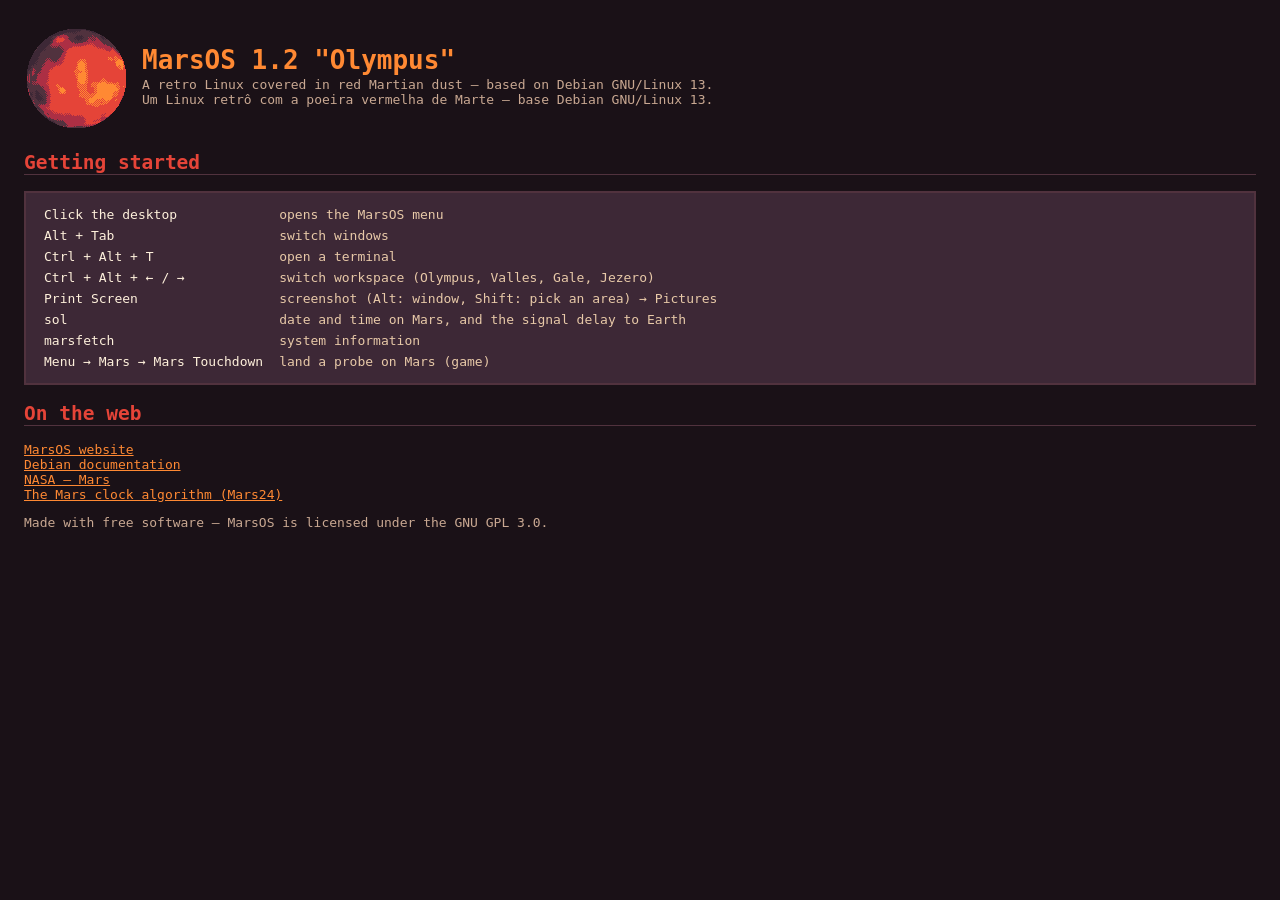
<file: config/includes.chroot/usr/share/marsos/inicio.html>
<!DOCTYPE html>
<html lang="en">
<head>
<meta charset="utf-8">
<title>MarsOS</title>
<style>
body { background: #1a1117; color: #e8c9a8; font-family: monospace; margin: 24px; }
h1 { color: #ff8933; margin-bottom: 0; }
h2 { color: #e54438; border-bottom: 1px solid #51323e; }
a { color: #ff8933; }
.sub { color: #c9a892; margin-top: 2px; }
td { padding: 2px 14px 2px 0; vertical-align: top; }
.cmd { color: #fff1dc; }
.caixa { background: #3d2836; border: 2px solid #51323e; padding: 10px 16px; }
.esconder { display: none; }
</style>
<script>
// Shows only the session language (Firefox follows the system locale).
// Without JavaScript (Dillo) both languages are shown.
document.addEventListener("DOMContentLoaded", function () {
  var pt = (navigator.language || "").toLowerCase().indexOf("pt") === 0;
  document.documentElement.lang = pt ? "pt-BR" : "en";
  document.title = pt ? "MarsOS - Início" : "MarsOS - Home";
  document.getElementById(pt ? "en" : "pt").className = "esconder";
});
</script>
</head>
<body>
<table><tr>
<td><img src="logo/marte-100.png" width="100" height="100" alt="Mars"></td>
<td><h1>MarsOS 1.2 &quot;Olympus&quot;</h1>
<p class="sub">A retro Linux covered in red Martian dust &mdash; based on Debian GNU/Linux 13.<br>
Um Linux retrô com a poeira vermelha de Marte &mdash; base Debian GNU/Linux 13.</p></td>
</tr></table>

<div id="en">
<h2>Getting started</h2>
<div class="caixa">
<table>
<tr><td class="cmd">Click the desktop</td><td>opens the MarsOS menu</td></tr>
<tr><td class="cmd">Alt + Tab</td><td>switch windows</td></tr>
<tr><td class="cmd">Ctrl + Alt + T</td><td>open a terminal</td></tr>
<tr><td class="cmd">Ctrl + Alt + &larr; / &rarr;</td><td>switch workspace (Olympus, Valles, Gale, Jezero)</td></tr>
<tr><td class="cmd">Print Screen</td><td>screenshot (Alt: window, Shift: pick an area) &rarr; Pictures</td></tr>
<tr><td class="cmd">sol</td><td>date and time on Mars, and the signal delay to Earth</td></tr>
<tr><td class="cmd">marsfetch</td><td>system information</td></tr>
<tr><td class="cmd">Menu &rarr; Mars &rarr; Mars Touchdown</td><td>land a probe on Mars (game)</td></tr>
</table>
</div>

<h2>On the web</h2>
<p>
<a href="https://petermtps.github.io/MarsOS/">MarsOS website</a><br>
<a href="https://www.debian.org/doc/">Debian documentation</a><br>
<a href="https://science.nasa.gov/mars/">NASA &mdash; Mars</a><br>
<a href="https://www.giss.nasa.gov/tools/mars24/help/algorithm.html">The Mars clock algorithm (Mars24)</a>
</p>
<p class="sub">Made with free software &mdash; MarsOS is licensed under the GNU GPL 3.0.</p>
</div>

<div id="pt">
<h2>Primeiros passos</h2>
<div class="caixa">
<table>
<tr><td class="cmd">Clique no fundo</td><td>abre o menu do MarsOS</td></tr>
<tr><td class="cmd">Alt + Tab</td><td>troca de janela</td></tr>
<tr><td class="cmd">Ctrl + Alt + T</td><td>abre um terminal</td></tr>
<tr><td class="cmd">Ctrl + Alt + &larr; / &rarr;</td><td>muda de área de trabalho (Olympus, Valles, Gale, Jezero)</td></tr>
<tr><td class="cmd">Print Screen</td><td>captura a tela (Alt: janela, Shift: escolher área) &rarr; Imagens</td></tr>
<tr><td class="cmd">sol</td><td>hora e data em Marte, e o atraso do sinal até a Terra</td></tr>
<tr><td class="cmd">marsfetch</td><td>informações do sistema</td></tr>
<tr><td class="cmd">Menu &rarr; Marte &rarr; Pouso Marciano</td><td>pouse uma sonda em Marte (jogo)</td></tr>
</table>
</div>

<h2>Na rede</h2>
<p>
<a href="https://petermtps.github.io/MarsOS/pt/">Site do MarsOS</a><br>
<a href="https://www.debian.org/doc/">Documentação do Debian</a><br>
<a href="https://science.nasa.gov/mars/">NASA &mdash; Marte</a><br>
<a href="https://www.giss.nasa.gov/tools/mars24/help/algorithm.html">Algoritmo do relógio marciano (Mars24)</a>
</p>
<p class="sub">Feito com software livre &mdash; o MarsOS é licenciado sob a GNU GPL 3.0.</p>
</div>
</body>
</html>
</file>
<file: docs/style.css>
/* MarsOS - site de download. Paleta do logo: #3d2836 #51323e #ac2f44 #e54438 #ff8933 */
:root {
  --fundo: #1a1117;
  --noite: #3d2836;
  --rocha: #51323e;
  --rocha-hi: #7a5262;
  --carmim: #ac2f44;
  --vermelho: #e54438;
  --laranja: #ff8933;
  --ambar: #ffb45e;
  --areia: #e8c9a8;
  --areia2: #c9a892;
  --creme: #fff1dc;
  --verde: #b8c46a;
  --azul: #8fb0d9;
  --pixel: "Silkscreen", "VT323", monospace;
  --mono: "VT323", "Courier New", monospace;
}

* { box-sizing: border-box; }
html { scroll-behavior: smooth; }
body {
  margin: 0;
  background: var(--fundo) url("img/fundo.png") center top / cover fixed no-repeat;
  image-rendering: pixelated;
  color: var(--areia);
  font: 22px/1.35 var(--mono);
  min-height: 100vh;
}
/* escurece o papel de parede e adiciona linhas de CRT */
body::before {
  content: "";
  position: fixed; inset: 0;
  background:
    repeating-linear-gradient(0deg, rgba(0,0,0,.18) 0 1px, transparent 1px 3px),
    linear-gradient(rgba(26,17,23,.55), rgba(26,17,23,.80));
  pointer-events: none;
  z-index: 0;
}
main, header, footer { position: relative; z-index: 1; }
img { image-rendering: pixelated; max-width: 100%; }
a { color: var(--laranja); }
a:hover { color: var(--ambar); }
h1, h2, h3 { font-family: var(--pixel); font-weight: 400; margin: 0; }
code, kbd { font-family: var(--mono); color: var(--creme); background: var(--fundo); padding: 0 6px; border: 1px solid var(--rocha); }

/* ---------- painel superior (como o MarsBar do FVWM) ---------- */
.painel {
  position: sticky; top: 0; z-index: 10;
  display: flex; align-items: stretch; gap: 4px; flex-wrap: wrap;
  background: var(--noite);
  padding: 4px;
  border-bottom: 2px solid var(--fundo);
  box-shadow: inset 0 1px 0 var(--rocha-hi), 0 4px 0 rgba(0,0,0,.25);
}
.botao-painel {
  display: flex; align-items: center; gap: 8px;
  padding: 4px 12px;
  background: var(--rocha);
  color: var(--creme);
  text-decoration: none;
  font-family: var(--pixel); font-size: 15px;
  box-shadow: inset 2px 2px 0 var(--rocha-hi), inset -2px -2px 0 var(--fundo);
}
.botao-painel:hover { background: var(--vermelho); color: var(--creme); box-shadow: inset 2px 2px 0 var(--laranja), inset -2px -2px 0 var(--carmim); }
.botao-painel img { width: 16px; height: 16px; }
.painel .espaco { flex: 1; }
.relogio-painel {
  display: flex; flex-direction: column; justify-content: center;
  padding: 0 12px; background: var(--fundo);
  font-size: 18px; line-height: 1.05;
  box-shadow: inset 2px 2px 0 #0e0a12, inset -2px -2px 0 var(--rocha);
}
.relogio-painel b { color: var(--laranja); font-weight: 400; }
.idiomas {
  display: flex; align-items: stretch;
  box-shadow: inset 2px 2px 0 #0e0a12, inset -2px -2px 0 var(--rocha);
  font-family: var(--pixel); font-size: 14px;
}
.idiomas b, .idiomas a { display: flex; align-items: center; padding: 0 10px; text-decoration: none; }
.idiomas b { background: var(--vermelho); color: var(--creme); font-weight: 400; }
.idiomas a { color: var(--areia); background: var(--fundo); }
.idiomas a:hover { color: var(--creme); background: var(--rocha); }

/* ---------- janelas estilo FVWM ---------- */
.janela {
  background: var(--fundo);
  border: 5px solid var(--rocha);
  box-shadow: inset 1px 1px 0 var(--rocha-hi), 0 0 0 1px #0e0a12, 6px 6px 0 rgba(0,0,0,.35);
  margin: 0 auto 36px;
  max-width: 1080px;
}
.janela:hover, .janela:focus-within { border-color: var(--vermelho); }
.titulo {
  display: flex; align-items: center; gap: 8px;
  background: var(--rocha);
  color: var(--areia2);
  padding: 2px 4px;
  font-family: var(--pixel); font-size: 14px;
  box-shadow: inset 1px 1px 0 var(--rocha-hi), inset -1px -1px 0 #1a1117;
}
.janela:hover .titulo, .janela:focus-within .titulo { background: var(--vermelho); color: var(--creme); }
.titulo img { width: 16px; height: 16px; }
.titulo span { flex: 1; text-align: center; }
.titulo i {
  width: 16px; height: 16px; display: inline-block;
  box-shadow: inset 1px 1px 0 rgba(255,255,255,.35), inset -1px -1px 0 rgba(0,0,0,.45);
}
.conteudo { padding: 22px 26px; }
.conteudo > h2 { color: var(--laranja); font-size: 26px; margin-bottom: 12px; }
.conteudo p { margin: 8px 0; }

/* ---------- hero ---------- */
.hero { padding: 54px 16px 36px; }
.hero .conteudo {
  display: grid; grid-template-columns: 300px 1fr; gap: 36px; align-items: center;
  background: radial-gradient(circle at 20% 50%, rgba(172,47,68,.22), transparent 60%);
}
.planeta { width: 300px; height: 300px; filter: drop-shadow(0 0 24px rgba(229,68,56,.35)); }
.marca {
  font-family: var(--pixel); font-size: clamp(48px, 9vw, 96px); line-height: 1;
  background: linear-gradient(#ffd59a 0 18%, #ffb45e 18% 36%, #ff8933 36% 58%, #e54438 58% 84%, #ac2f44 84%);
  -webkit-background-clip: text; background-clip: text; color: transparent;
  text-shadow: none;
  filter: drop-shadow(5px 5px 0 #0e0a12);
}
.versao { font-family: var(--pixel); color: var(--areia); font-size: 20px; margin: 8px 0 14px; letter-spacing: 2px; }
.slogan { font-size: 28px; color: var(--creme); margin: 0 0 22px; }
.acoes { display: flex; flex-wrap: wrap; gap: 14px; }
.btn {
  display: inline-flex; align-items: center; gap: 10px;
  padding: 12px 22px;
  font-family: var(--pixel); font-size: 17px;
  color: var(--creme); text-decoration: none;
  background: var(--rocha);
  border: 0; cursor: pointer;
  box-shadow: inset 3px 3px 0 var(--rocha-hi), inset -3px -3px 0 var(--fundo), 4px 4px 0 rgba(0,0,0,.4);
}
.btn:hover { color: var(--creme); filter: brightness(1.15); }
.btn:active { box-shadow: inset 3px 3px 0 var(--fundo), inset -3px -3px 0 var(--rocha-hi); transform: translate(2px, 2px); }
.btn.principal { background: var(--vermelho); box-shadow: inset 3px 3px 0 var(--laranja), inset -3px -3px 0 var(--carmim), 4px 4px 0 rgba(0,0,0,.4); }
.btn.principal:active { box-shadow: inset 3px 3px 0 var(--carmim), inset -3px -3px 0 var(--laranja); }
.btn small { font-family: var(--mono); font-size: 18px; opacity: .85; }
.btn img { width: 16px; height: 16px; }

/* ---------- recursos ---------- */
.grade { display: grid; grid-template-columns: repeat(auto-fill, minmax(230px, 1fr)); gap: 16px; }
.recurso {
  background: var(--noite); padding: 16px;
  box-shadow: inset 2px 2px 0 var(--rocha-hi), inset -2px -2px 0 #0e0a12;
}
.recurso img { width: 48px; height: 48px; }
.recurso h3 { color: var(--ambar); font-size: 16px; margin: 8px 0 6px; }
.recurso p { margin: 0; font-size: 20px; color: var(--areia); }

/* ---------- telas ---------- */
.galeria { display: grid; grid-template-columns: repeat(auto-fill, minmax(300px, 1fr)); gap: 18px; }
.galeria figure { margin: 0; background: var(--noite); padding: 8px; box-shadow: inset 2px 2px 0 var(--rocha-hi), inset -2px -2px 0 #0e0a12; }
.galeria a { display: block; line-height: 0; }
.galeria img { width: 100%; image-rendering: auto; border: 1px solid #0e0a12; }
.galeria figcaption { font-size: 19px; padding: 8px 4px 2px; color: var(--areia); }

/* ---------- download ---------- */
.download { display: grid; grid-template-columns: 1.2fr 1fr; gap: 26px; align-items: start; }
.ficha { width: 100%; border-collapse: collapse; font-size: 20px; }
.ficha td { padding: 4px 8px; border-bottom: 1px dashed var(--rocha); vertical-align: top; }
.ficha td:first-child { color: var(--ambar); white-space: nowrap; }
.hash { word-break: break-all; font-size: 17px; color: var(--creme); }
.requisitos { background: var(--noite); padding: 14px 18px; box-shadow: inset 2px 2px 0 var(--rocha-hi), inset -2px -2px 0 #0e0a12; }
.requisitos h3 { color: var(--ambar); font-size: 16px; margin-bottom: 6px; }
.requisitos ul { margin: 0; padding-left: 22px; }

/* ---------- passos ---------- */
.passos { counter-reset: passo; list-style: none; padding: 0; margin: 0; display: grid; gap: 14px; }
.passos li { counter-increment: passo; position: relative; padding: 12px 14px 12px 66px; background: var(--noite); box-shadow: inset 2px 2px 0 var(--rocha-hi), inset -2px -2px 0 #0e0a12; }
.passos li::before {
  content: counter(passo);
  position: absolute; left: 12px; top: 12px;
  width: 40px; height: 40px; display: grid; place-items: center;
  font-family: var(--pixel); color: var(--creme); background: var(--vermelho);
  box-shadow: inset 2px 2px 0 var(--laranja), inset -2px -2px 0 var(--carmim);
}
.passos h3 { color: var(--ambar); font-size: 16px; margin-bottom: 4px; }

/* ---------- terminal (relogio marciano) ---------- */
.terminal {
  background: #1a1117; color: var(--areia);
  font: 23px/1.25 var(--mono);
  padding: 14px 18px; overflow-x: auto; white-space: pre; margin: 0;
  border: 2px solid #0e0a12;
}
.terminal .p { color: var(--vermelho); }
.terminal .h { color: var(--ambar); }
.terminal .a { color: #d97a2b; }
.terminal .c { color: var(--creme); }
.cursor { display: inline-block; width: 11px; height: 22px; background: var(--laranja); vertical-align: -4px; animation: piscar 1s steps(1) infinite; }
@keyframes piscar { 50% { opacity: 0; } }

/* ---------- FAQ ---------- */
details { background: var(--noite); margin: 0 0 10px; box-shadow: inset 2px 2px 0 var(--rocha-hi), inset -2px -2px 0 #0e0a12; }
summary { cursor: pointer; padding: 10px 14px; color: var(--creme); list-style: none; }
summary::before { content: "▸ "; color: var(--laranja); }
details[open] summary::before { content: "▾ "; }
details > div { padding: 0 16px 12px 34px; }

footer { text-align: center; padding: 10px 16px 46px; color: var(--areia2); font-size: 20px; }
footer img { width: 32px; height: 32px; vertical-align: middle; }

section { padding: 0 16px; scroll-margin-top: 70px; }

@media (max-width: 1020px) {
  .painel .links { display: none; }
}
@media (max-width: 760px) {
  body { font-size: 20px; }
  .hero { padding-top: 26px; }
  .hero .conteudo { grid-template-columns: 1fr; text-align: center; gap: 12px; }
  .planeta { width: 200px; height: 200px; margin: 0 auto; }
  .acoes { justify-content: center; }
  .download { grid-template-columns: 1fr; }
  .conteudo { padding: 16px; }
  .painel .links { display: none; }
  .terminal { font-size: 18px; }
}
@media (prefers-reduced-motion: reduce) {
  .cursor { animation: none; }
  html { scroll-behavior: auto; }
}
</file>
